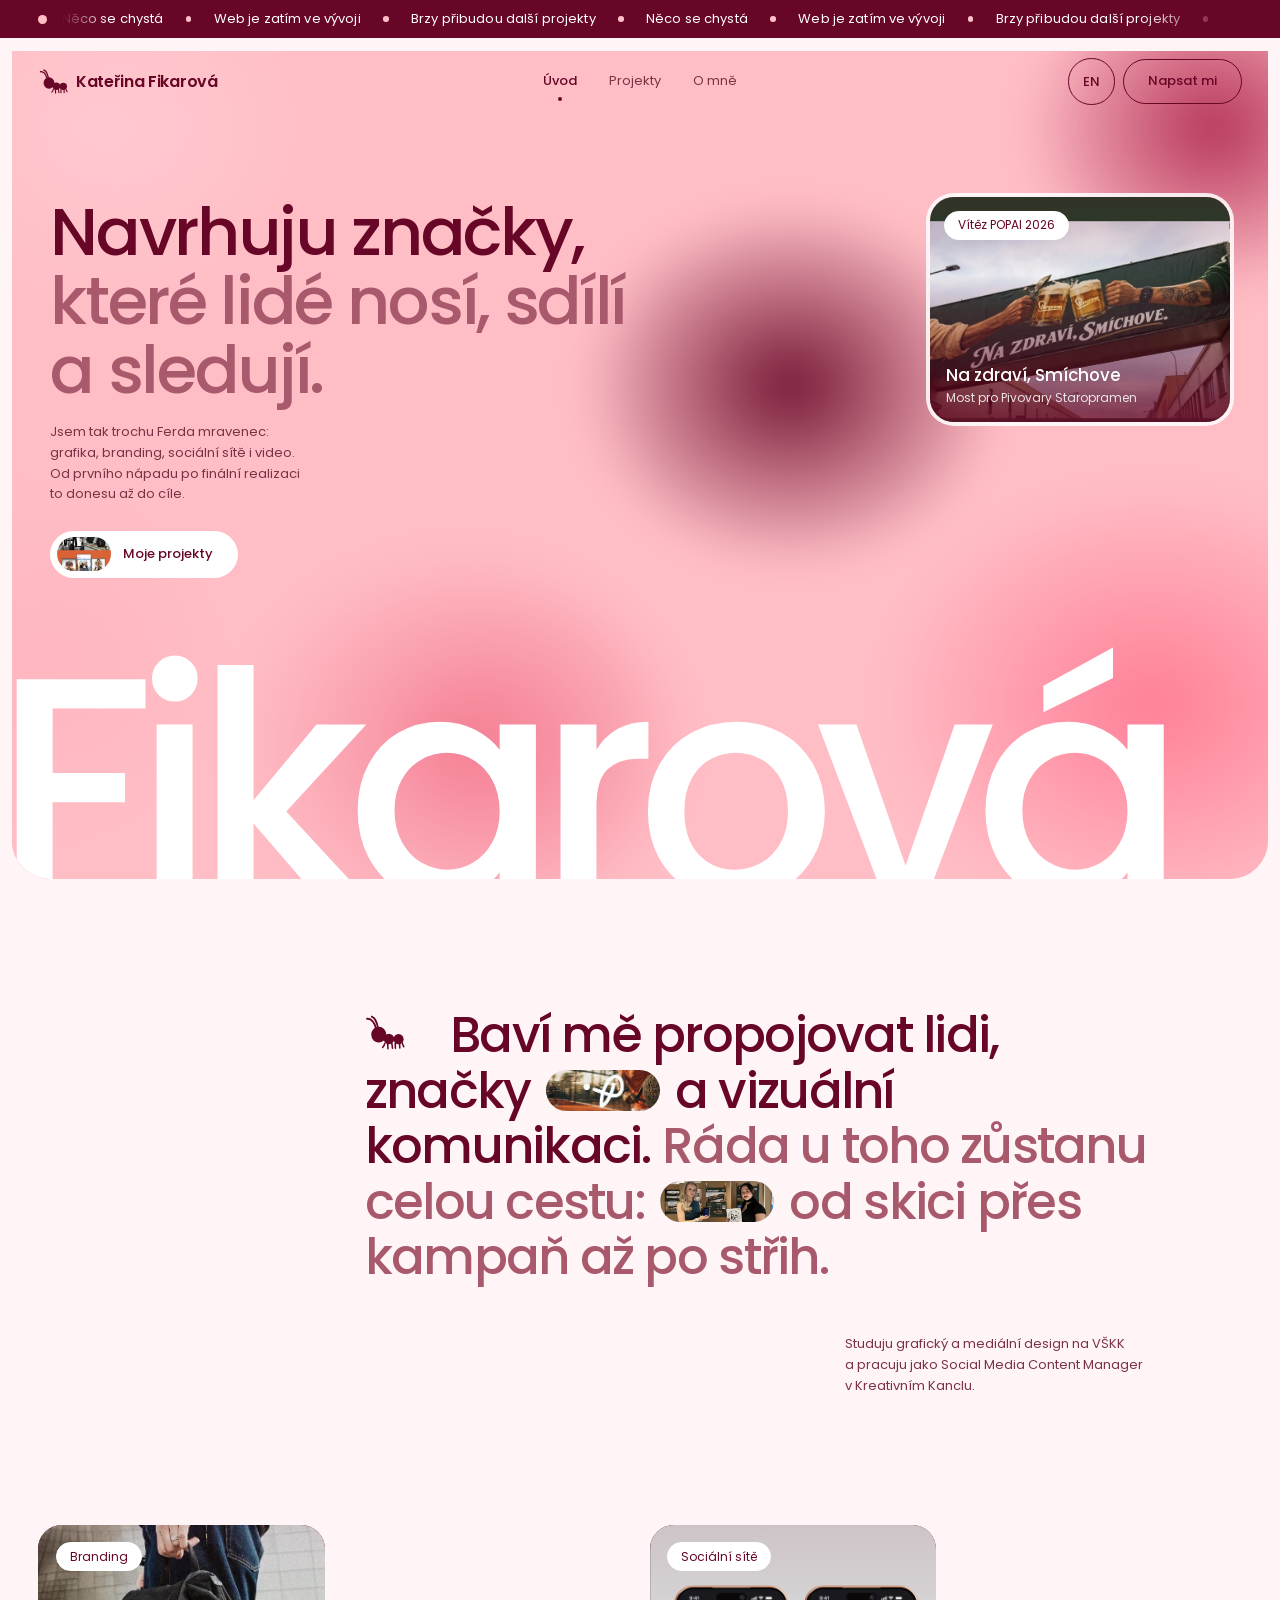
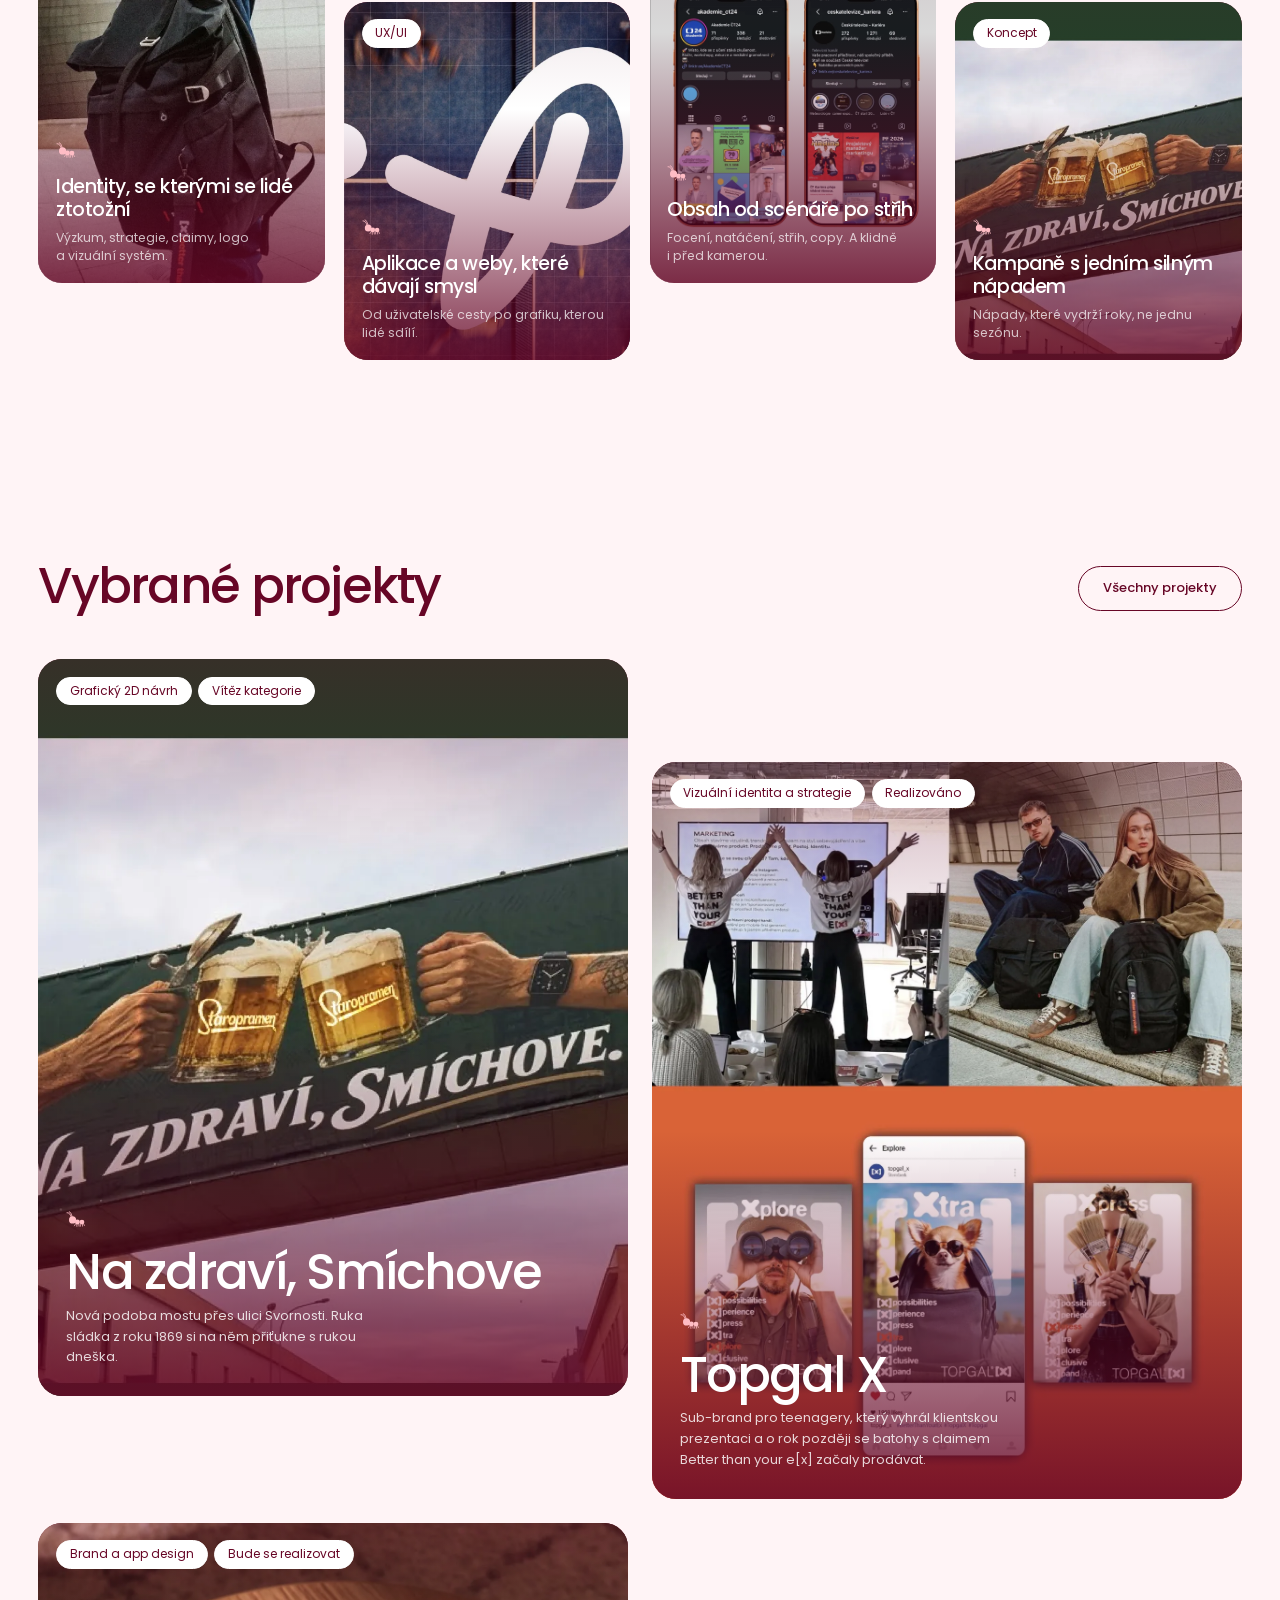
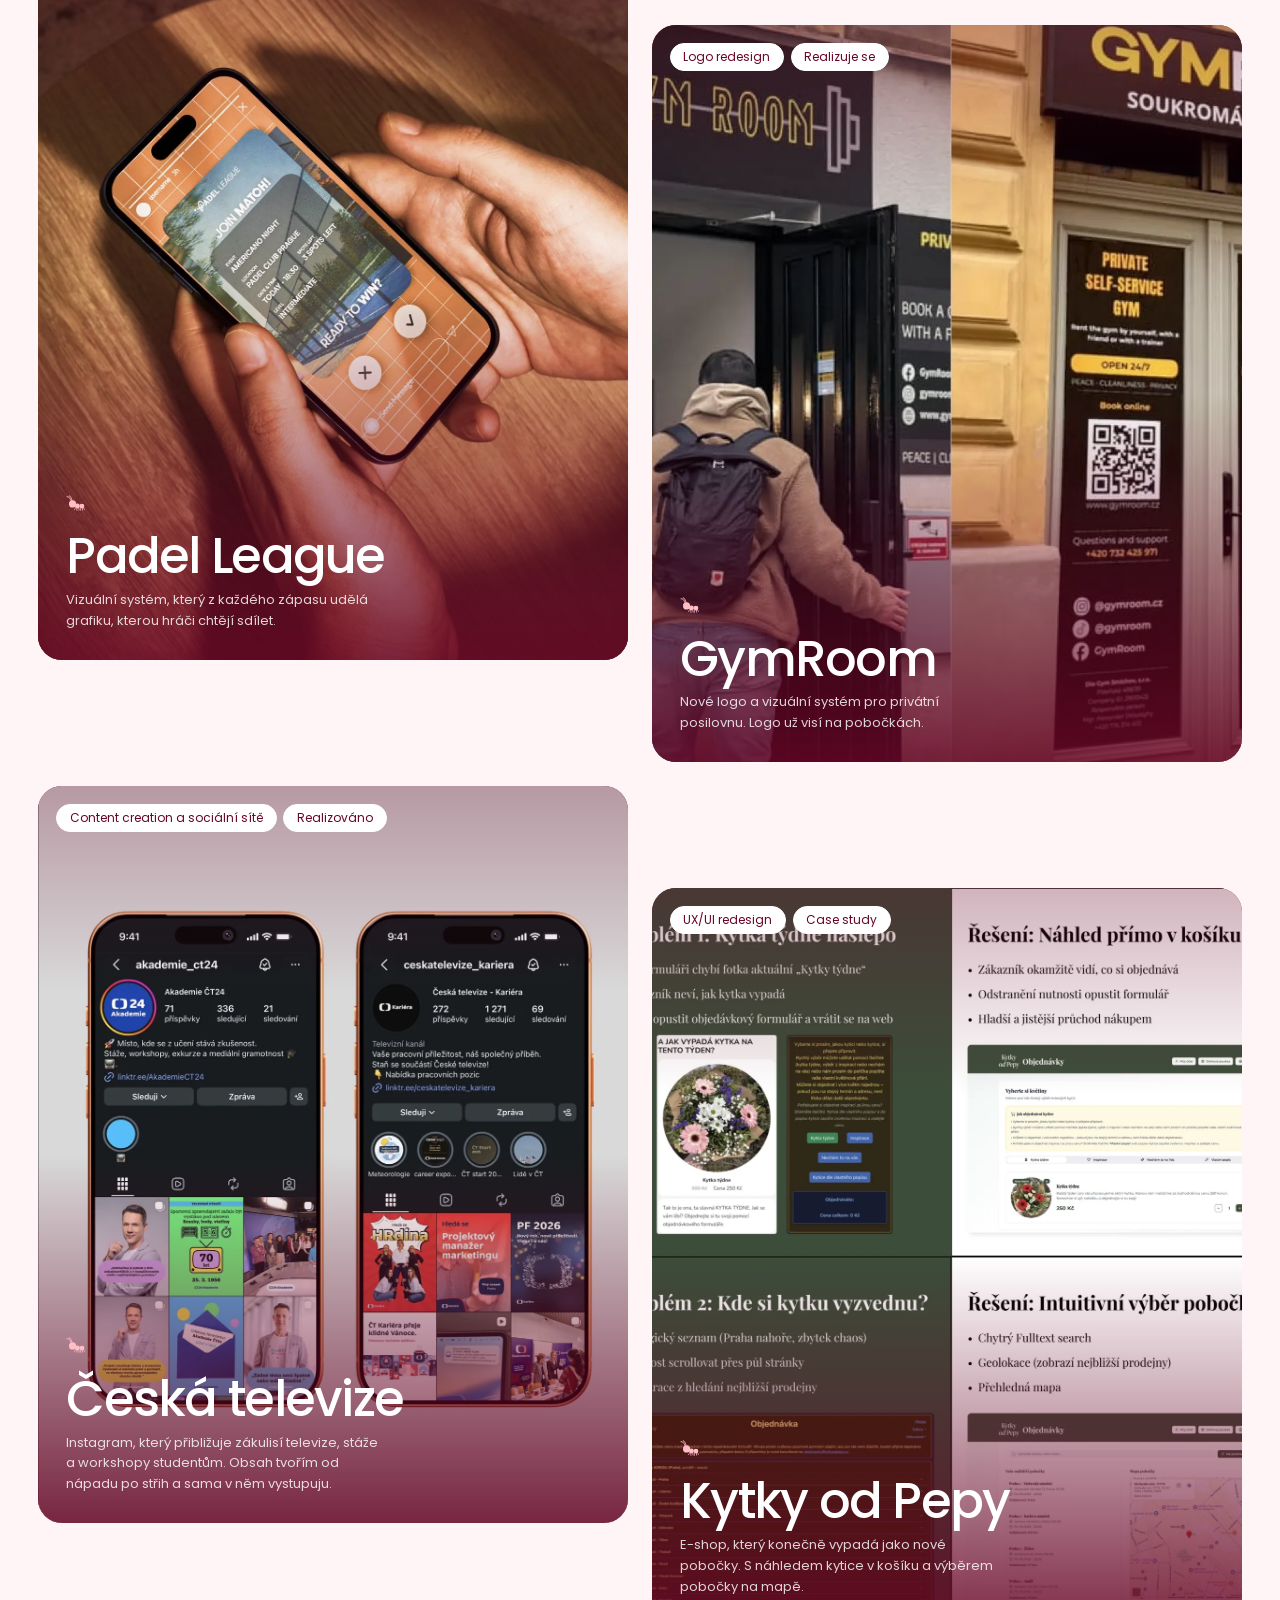
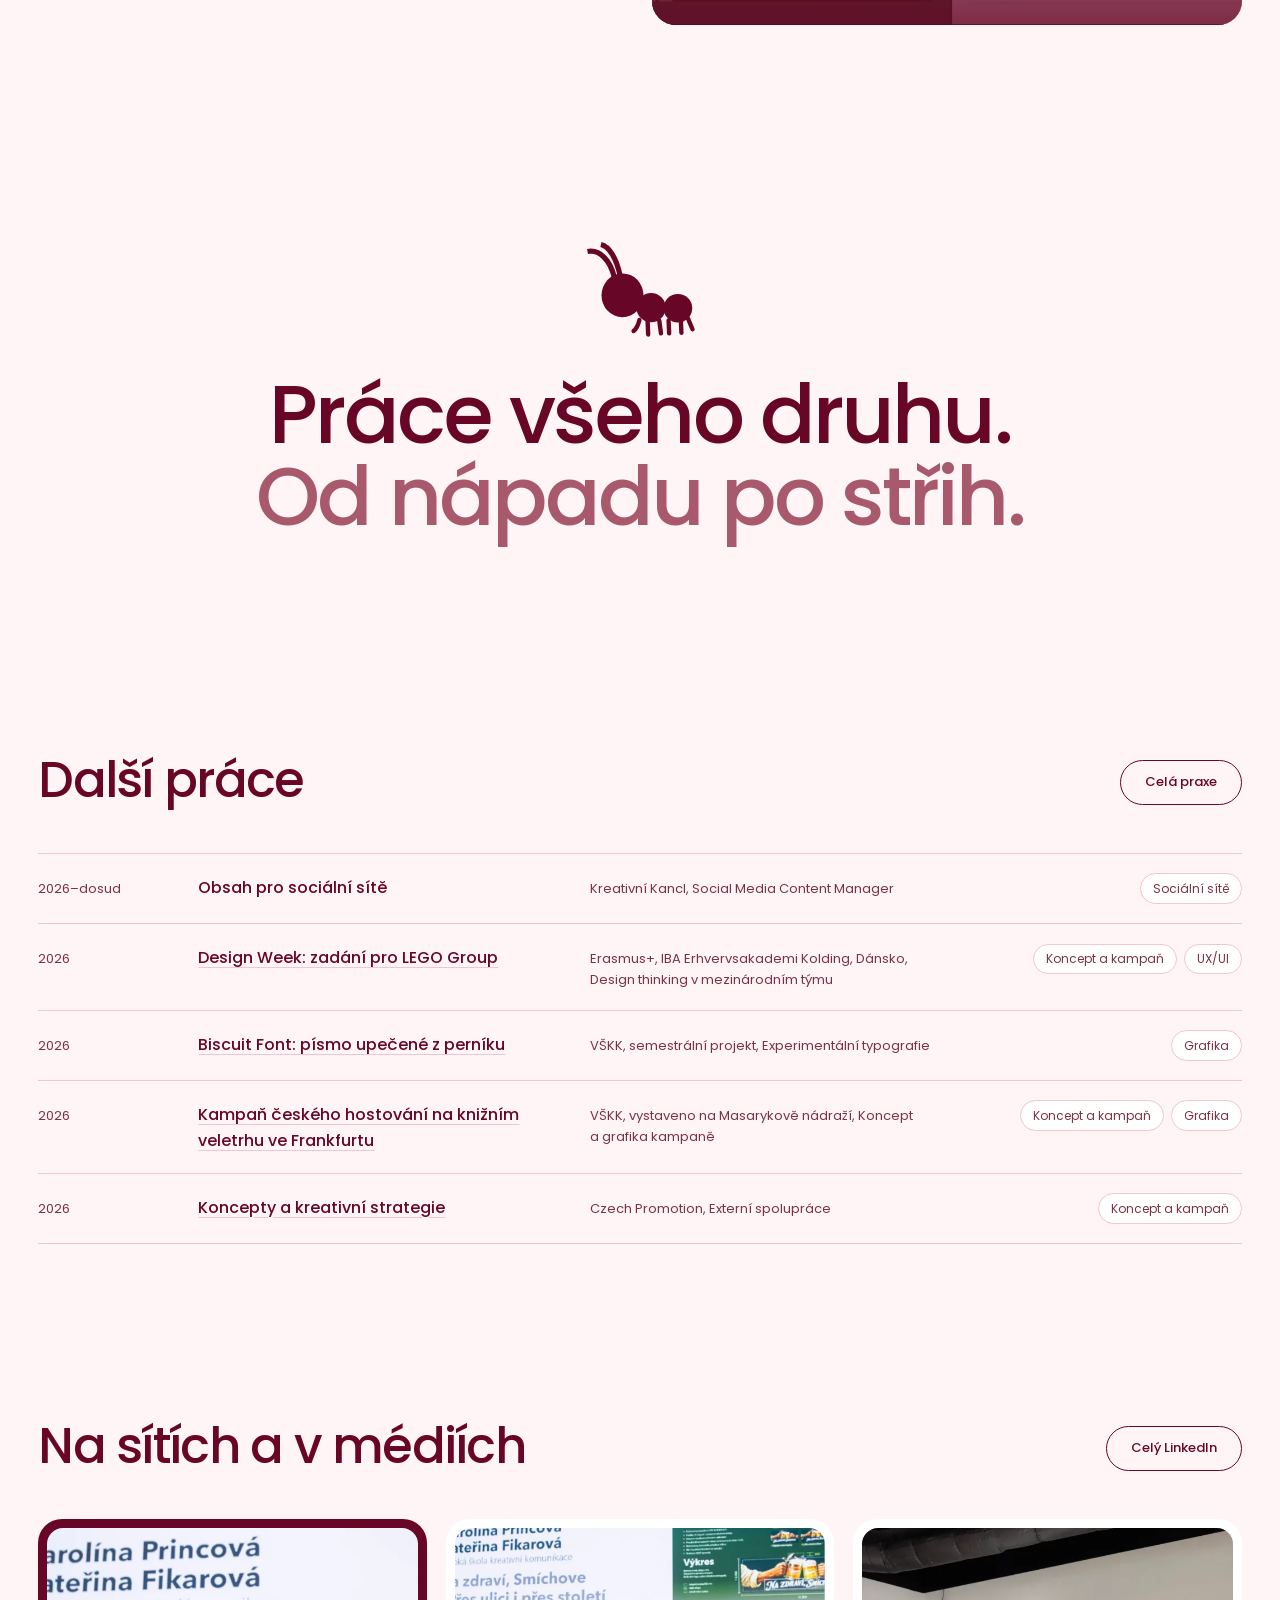
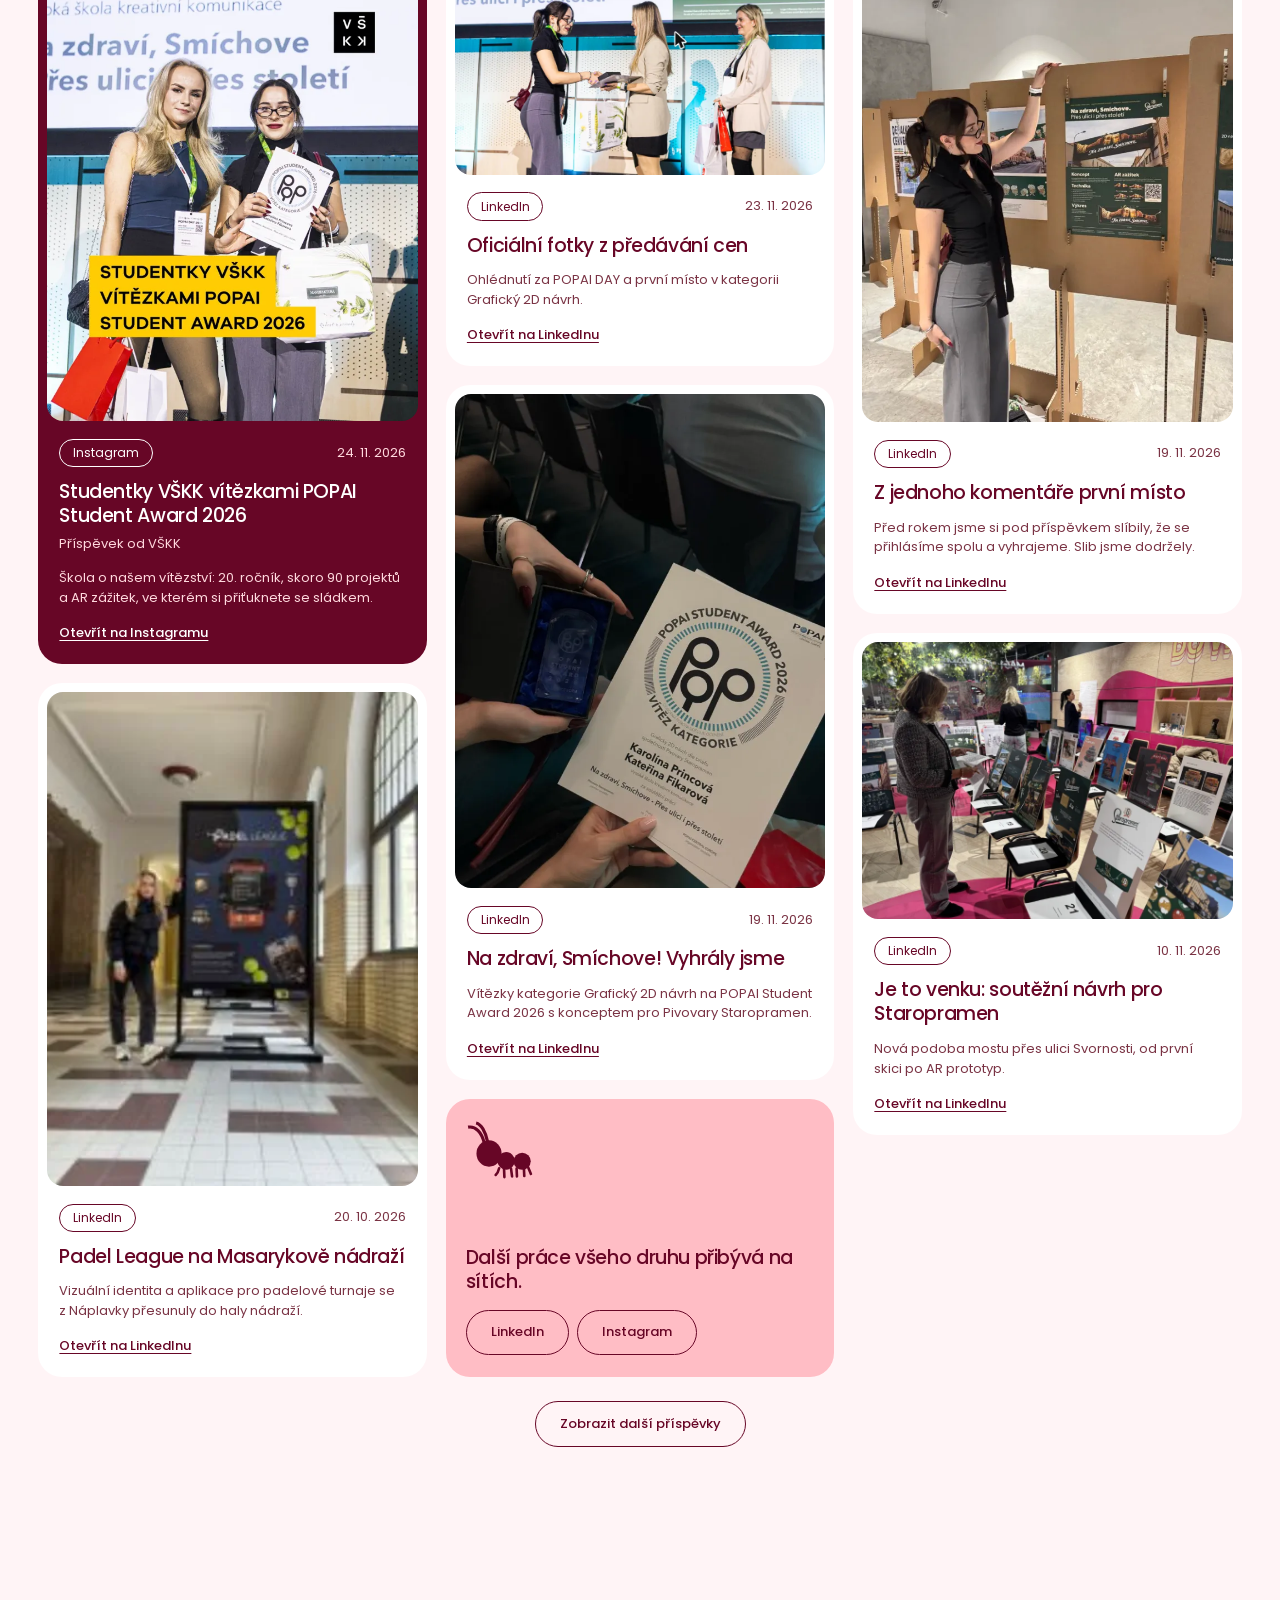
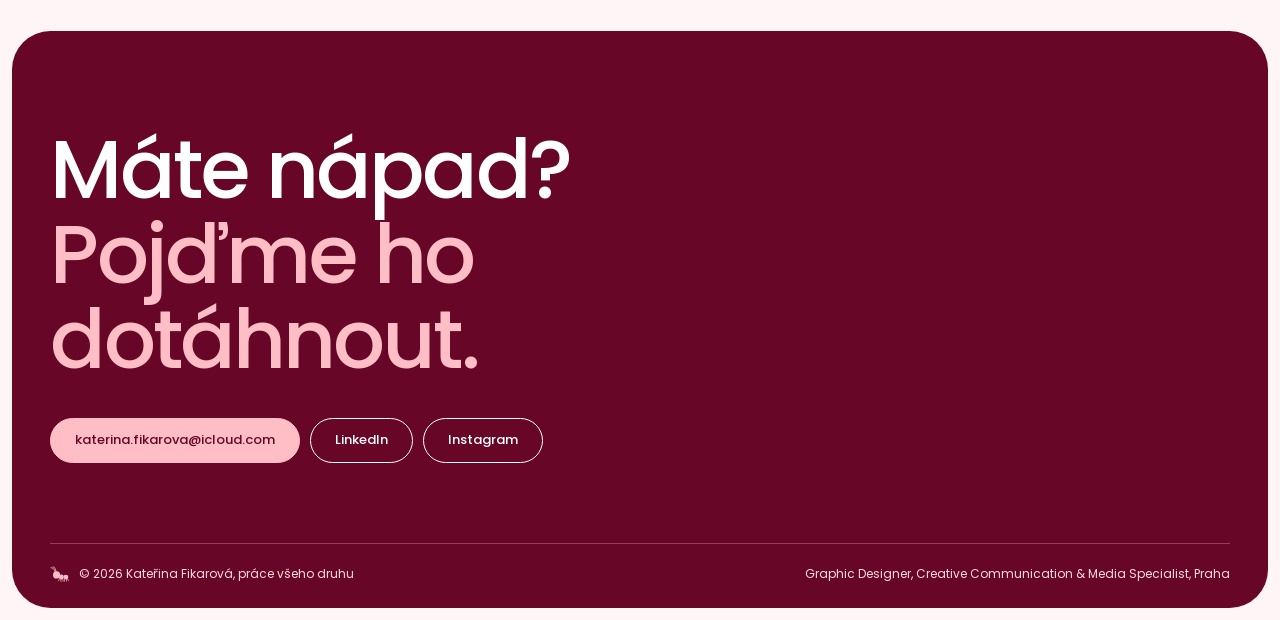
<file: index.html>
<!doctype html>
<html lang="cs">
<head>
  <meta charset="utf-8">
  <meta name="viewport" content="width=device-width, initial-scale=1">
  <title data-en="Kateřina Fikarová | Portfolio">Kateřina Fikarová | Portfolio</title>
  <meta name="description" content="Portfolio Kateřiny Fikarové: grafický design, branding, sociální sítě a UX/UI. Od prvního nápadu po realizaci." data-en-content="Portfolio of Kateřina Fikarová: graphic design, branding, social media and UX/UI. From the first idea to the final result.">
  <meta property="og:title" content="Kateřina Fikarová | Portfolio" data-en-content="Kateřina Fikarová | Portfolio">
  <meta property="og:description" content="Portfolio Kateřiny Fikarové: grafický design, branding, sociální sítě a UX/UI. Od prvního nápadu po realizaci." data-en-content="Portfolio of Kateřina Fikarová: graphic design, branding, social media and UX/UI. From the first idea to the final result.">
  <meta property="og:image" content="https://katerinafikarova.github.io/images/og-mravenec.png">
  <meta property="og:image:width" content="1200">
  <meta property="og:image:height" content="630">
  <meta name="twitter:card" content="summary_large_image">
  <meta name="theme-color" content="#ffbdc5">
  <link rel="icon" href="images/favicon.svg" type="image/svg+xml">
  <link rel="preconnect" href="https://fonts.googleapis.com">
  <link rel="preconnect" href="https://fonts.gstatic.com" crossorigin>
  <link href="https://fonts.googleapis.com/css2?family=Poppins:wght@300;400;500;600&display=swap" rel="stylesheet">
  <link rel="stylesheet" href="css/style.css?v=20261124f">
</head>
<body>
  <a class="skip" href="#obsah" data-en="Skip to content">Přeskočit na obsah</a>

  <div class="teaser" role="note" aria-label="Web je ve vývoji" data-en-aria-label="Site in progress">
    <span class="teaser-dot" aria-hidden="true"></span>
    <div class="teaser-track">
      <p class="teaser-run" data-en="&lt;span&gt;Something&#x27;s coming&lt;/span&gt;&lt;span class=&quot;sep&quot; aria-hidden=&quot;true&quot;&gt;&lt;/span&gt;&lt;span&gt;Site still in progress&lt;/span&gt;&lt;span class=&quot;sep&quot; aria-hidden=&quot;true&quot;&gt;&lt;/span&gt;&lt;span&gt;More projects soon&lt;/span&gt;&lt;span class=&quot;sep&quot; aria-hidden=&quot;true&quot;&gt;&lt;/span&gt;"><span>Něco se chystá</span><span class="sep" aria-hidden="true"></span><span>Web je zatím ve vývoji</span><span class="sep" aria-hidden="true"></span><span>Brzy přibudou další projekty</span><span class="sep" aria-hidden="true"></span></p>
      <p class="teaser-run" aria-hidden="true" data-en="&lt;span&gt;Something&#x27;s coming&lt;/span&gt;&lt;span class=&quot;sep&quot; aria-hidden=&quot;true&quot;&gt;&lt;/span&gt;&lt;span&gt;Site still in progress&lt;/span&gt;&lt;span class=&quot;sep&quot; aria-hidden=&quot;true&quot;&gt;&lt;/span&gt;&lt;span&gt;More projects soon&lt;/span&gt;&lt;span class=&quot;sep&quot; aria-hidden=&quot;true&quot;&gt;&lt;/span&gt;"><span>Něco se chystá</span><span class="sep" aria-hidden="true"></span><span>Web je zatím ve vývoji</span><span class="sep" aria-hidden="true"></span><span>Brzy přibudou další projekty</span><span class="sep" aria-hidden="true"></span></p>
    </div>
  </div>

  <header class="wrap site-header">
    <a class="logo" href="index.html"><span class="star" aria-hidden="true"></span>Kateřina Fikarová</a>
    <nav class="nav" aria-label="Hlavní menu" data-en-aria-label="Main menu">
      <a href="index.html" aria-current="page" data-en="Home">Úvod</a>
      <a href="projekty.html" data-en="Projects">Projekty</a>
      <a href="o-mne.html" data-en="About">O mně</a>
    </nav>
    <div class="header-actions">
      <button class="lang-switch" type="button" data-lang-switch>EN</button>
      <a class="btn header-cta" href="#kontakt" data-en="Get in touch">Napsat mi</a>
    </div>
  </header>

  <main id="obsah">
    <div class="hero-shell">
      <section class="hero">
        <div class="hero-photo" aria-hidden="true"></div>
        <div class="wrap hero-inner">
          <div>
            <h1 data-en="I design brands&lt;span class=&quot;faded&quot;&gt;people wear, share and follow.&lt;/span&gt;">Navrhuju značky,<span class="faded">které lidé nosí, sdílí a sledují.</span></h1>
            <p class="hero-lede" data-en="I&#x27;m a bit of a worker ant: graphic design, branding, social media and video. From the first idea to the final result, I&#x27;ll carry it all the way.">Jsem tak trochu Ferda mravenec: grafika, branding, sociální sítě i video. Od prvního nápadu po finální realizaci to donesu až do cíle.</p>
            <a class="btn solid" href="#projekty" data-en="&lt;img class=&quot;pill-img&quot; src=&quot;images/projekty/topgal-x/fotky.webp&quot; alt=&quot;&quot;&gt;My projects"><img class="pill-img" src="images/projekty/topgal-x/fotky.webp" alt="">Moje projekty</a>
          </div>
          <a class="hero-card" href="projekt.html?p=na-zdravi-smichove">
            <img src="images/projekty/na-zdravi-smichove/cover.webp" alt="">
            <span class="pill" data-en="POPAI 2026 winner">Vítěz POPAI 2026</span>
            <span class="card-text" data-en="&lt;strong&gt;Na zdraví, Smíchove&lt;/strong&gt;&lt;small&gt;A bridge for Staropramen Brewery&lt;/small&gt;"><strong>Na zdraví, Smíchove</strong><small>Most pro Pivovary Staropramen</small></span>
          </a>
        </div>
        <p class="giant" aria-hidden="true">Fikarová</p>
      </section>
    </div>

    <section class="wrap intro" aria-label="O mně" data-en-aria-label="About me">
      <p class="intro-text" data-en="&lt;span class=&quot;star&quot; aria-hidden=&quot;true&quot;&gt;&lt;/span&gt;I love connecting people, brands &lt;img class=&quot;inline-img&quot; src=&quot;images/projekty/padel-league/cover.webp&quot; alt=&quot;&quot;&gt; and visual communication. &lt;span class=&quot;faded&quot;&gt;I like to stay for the whole journey: &lt;img class=&quot;inline-img&quot; src=&quot;images/projekty/na-zdravi-smichove/Katerina-a-Karolina-s-trofeji-a-diplomem.webp&quot; alt=&quot;&quot;&gt; from the sketch through the campaign to the final cut.&lt;/span&gt;">
        <span class="star" aria-hidden="true"></span>Baví mě propojovat lidi, značky <img class="inline-img" src="images/projekty/padel-league/cover.webp" alt=""> a vizuální komunikaci.
        <span class="faded">Ráda u toho zůstanu celou cestu: <img class="inline-img" src="images/projekty/na-zdravi-smichove/Katerina-a-Karolina-s-trofeji-a-diplomem.webp" alt=""> od skici přes kampaň až po střih.</span>
      </p>
      <p class="intro-note" data-en="I study graphic and media design at VŠKK (University of Creative Communication) and work as a Social Media Content Manager at Kreativní Kancl.">Studuju grafický a mediální design na VŠKK a pracuju jako Social Media Content Manager v Kreativním Kanclu.</p>
    </section>

    <section class="wrap services" aria-label="Co dělám" data-en-aria-label="What I do">
      <div class="service has-img">
        <img src="images/projekty/topgal-x/batoh.webp" alt="" style="object-position: 40% 40%">
        <span class="pill">Branding</span>
        <div><span class="star" aria-hidden="true"></span><h3 data-en="Identities people identify with">Identity, se kterými se lidé ztotožní</h3><p data-en="Research, strategy, claims, logo and visual system.">Výzkum, strategie, claimy, logo a vizuální systém.</p></div>
      </div>
      <div class="service has-img">
        <img src="images/projekty/padel-league/logo-kurt.webp" alt="">
        <span class="pill">UX/UI</span>
        <div><span class="star" aria-hidden="true"></span><h3 data-en="Apps and websites that make sense">Aplikace a weby, které dávají smysl</h3><p data-en="From the user journey to graphics people share.">Od uživatelské cesty po grafiku, kterou lidé sdílí.</p></div>
      </div>
      <div class="service has-img">
        <img src="images/projekty/ceska-televize/cover.webp" alt="">
        <span class="pill" data-en="Social media">Sociální sítě</span>
        <div><span class="star" aria-hidden="true"></span><h3 data-en="Content from script to edit">Obsah od scénáře po střih</h3><p data-en="Photos, filming, editing, copy. And in front of the camera, too.">Focení, natáčení, střih, copy. A klidně i před kamerou.</p></div>
      </div>
      <div class="service has-img">
        <img src="images/projekty/na-zdravi-smichove/cover.webp" alt="" style="object-position: 46% 50%">
        <span class="pill" data-en="Concept">Koncept</span>
        <div><span class="star" aria-hidden="true"></span><h3 data-en="Campaigns built on one strong idea">Kampaně s jedním silným nápadem</h3><p data-en="Ideas that last for years, not one season.">Nápady, které vydrží roky, ne jednu sezónu.</p></div>
      </div>
    </section>

    <section class="wrap section" id="projekty" aria-labelledby="vybrane">
      <div class="section-head">
        <h2 id="vybrane" data-en="Selected projects">Vybrané projekty</h2>
        <a class="btn" href="projekty.html" data-en="All projects">Všechny projekty</a>
      </div>
      <div class="grid stagger" id="featured"></div>
    </section>

    <section class="wrap statement">
      <span class="star" aria-hidden="true"></span>
      <h2 data-en="Work of every kind.&lt;span class=&quot;faded&quot;&gt; From idea to final cut.&lt;/span&gt;">Práce všeho druhu.<span class="faded"> Od nápadu po střih.</span></h2>
    </section>

    <section class="wrap section" aria-labelledby="dalsi">
      <div class="section-head">
        <h2 id="dalsi" data-en="Other work">Další práce</h2>
        <a class="btn" href="o-mne.html" data-en="Full experience">Celá praxe</a>
      </div>
      <ul class="archive" data-archive></ul>
    </section>

    <section class="wrap section" id="na-sitich" aria-labelledby="site">
      <div class="section-head">
        <h2 id="site" data-en="On social media&lt;span class=&quot;faded&quot;&gt; and in the press&lt;/span&gt;">Na sítích<span class="faded"> a v médiích</span></h2>
        <a class="btn" href="https://www.linkedin.com/in/kate%C5%99ina-fikarov%C3%A1-390323252/recent-activity/all/" target="_blank" rel="noopener" data-en="Full LinkedIn&lt;span class=&quot;visually-hidden&quot;&gt; (opens in a new window)&lt;/span&gt;">Celý LinkedIn<span class="visually-hidden"> (otevře se v novém okně)</span></a>
      </div>
      <div class="posts" id="posts"></div>
      <p class="posts-more-wrap"><button class="btn" type="button" id="posts-more" data-en="Show more posts">Zobrazit další příspěvky</button></p>
    </section>
  </main>

  <div class="footer-shell" id="kontakt">
    <footer class="site-footer">
      <div class="wrap">
        <h2 data-en="Got an idea?&lt;span class=&quot;faded&quot;&gt; Let&#x27;s make it happen.&lt;/span&gt;">Máte nápad?<span class="faded"> Pojďme ho dotáhnout.</span></h2>
        <div class="contact-links">
          <a class="btn primary" href="mailto:katerina.fikarova@icloud.com">katerina.fikarova@icloud.com</a>
          <a class="btn" href="https://www.linkedin.com/in/kate%C5%99ina-fikarov%C3%A1-390323252/" target="_blank" rel="noopener">LinkedIn</a>
          <a class="btn" href="https://www.instagram.com/fikarovakaterina/" target="_blank" rel="noopener">Instagram</a>
          <!-- Až nahraješ CV do složky files/, odkomentuj:
          <a class="btn" href="files/cv-katerina-fikarova.pdf" download>Stáhnout CV</a>
          -->
        </div>
        <div class="footer-bottom">
          <span class="footer-sign" data-en="&lt;span class=&quot;star&quot; aria-hidden=&quot;true&quot;&gt;&lt;/span&gt;&lt;span&gt;© &lt;span data-year&gt;&lt;/span&gt; Kateřina Fikarová, work of every kind&lt;/span&gt;"><span class="star" aria-hidden="true"></span><span>© <span data-year></span> Kateřina Fikarová, práce všeho druhu</span></span>
          <span data-en="Graphic Designer, Creative Communication &amp;amp; Media Specialist, Prague">Graphic Designer, Creative Communication &amp; Media Specialist, Praha</span>
        </div>
      </div>
    </footer>
  </div>

  <script src="js/projects.js?v=20261124f"></script>
  <script src="js/en.js?v=20261124f"></script>
  <script src="js/site.js?v=20261124f"></script>
</body>
</html>
</file>
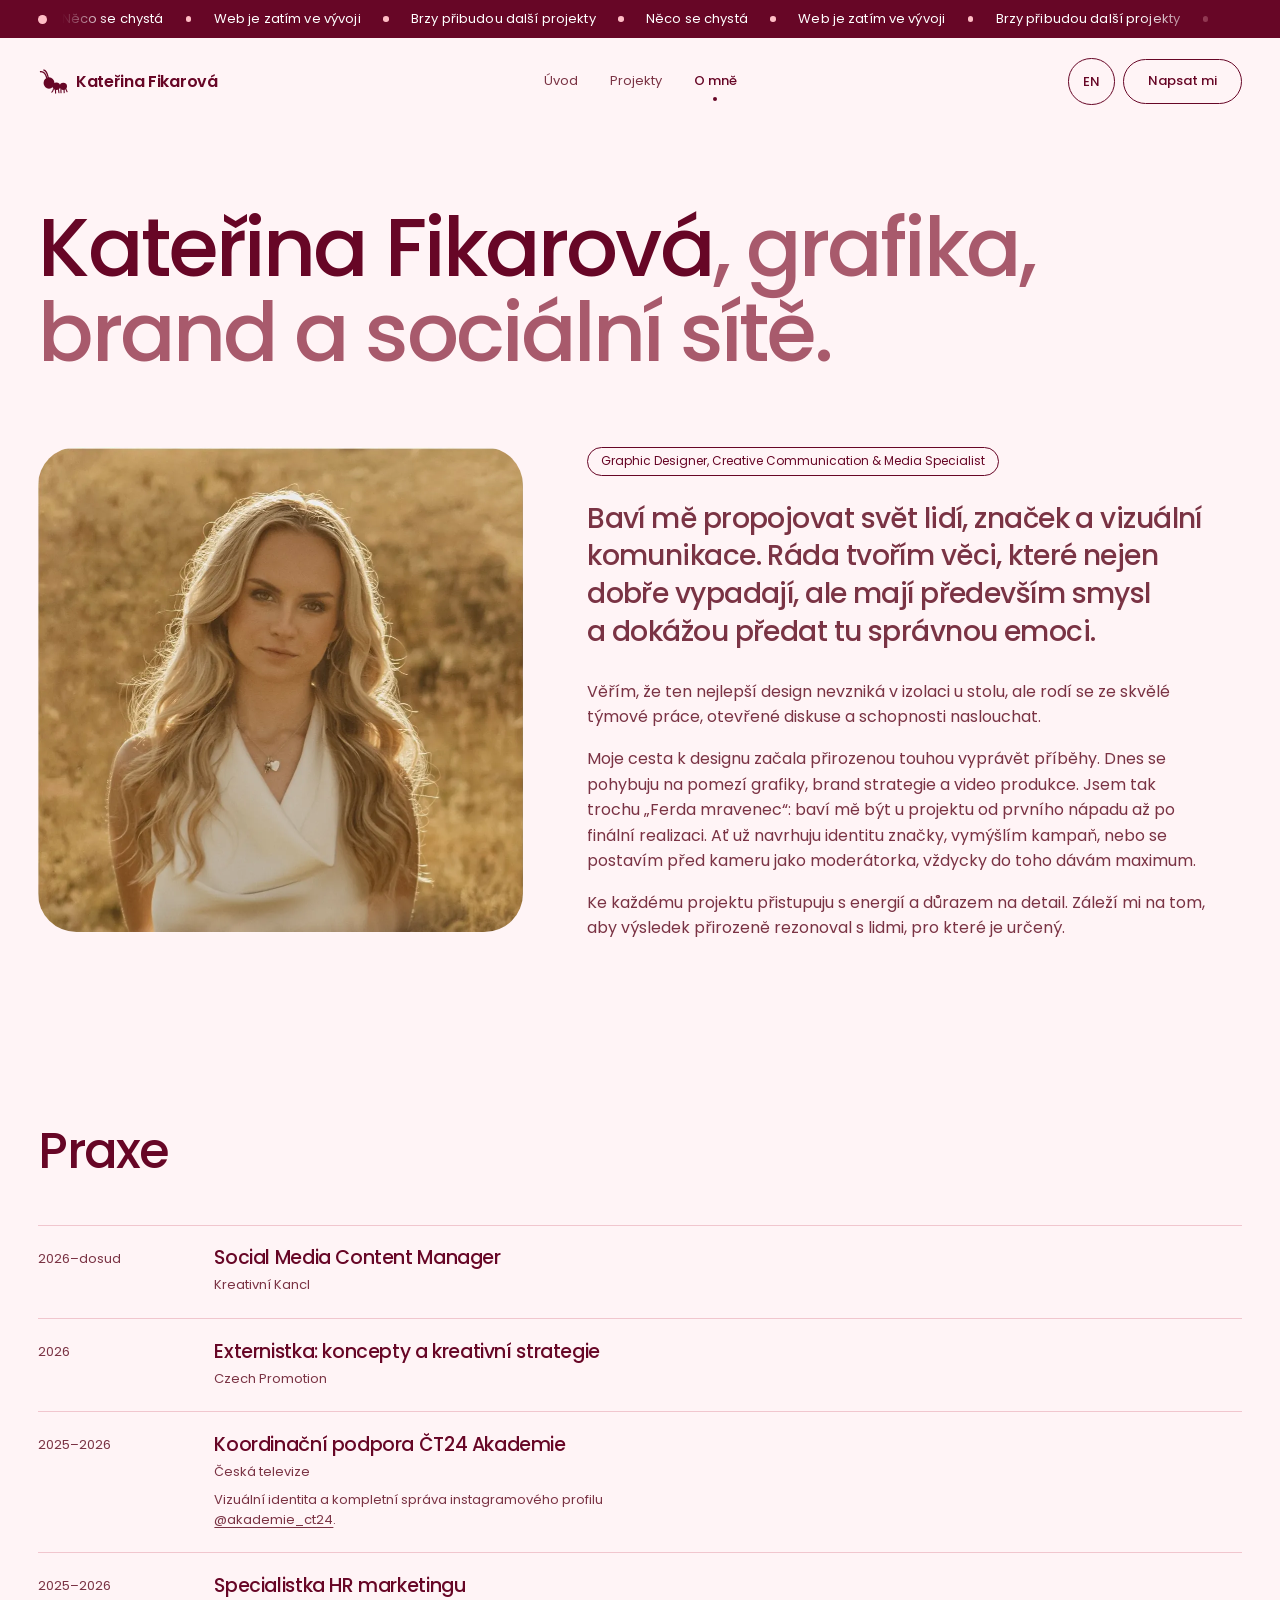
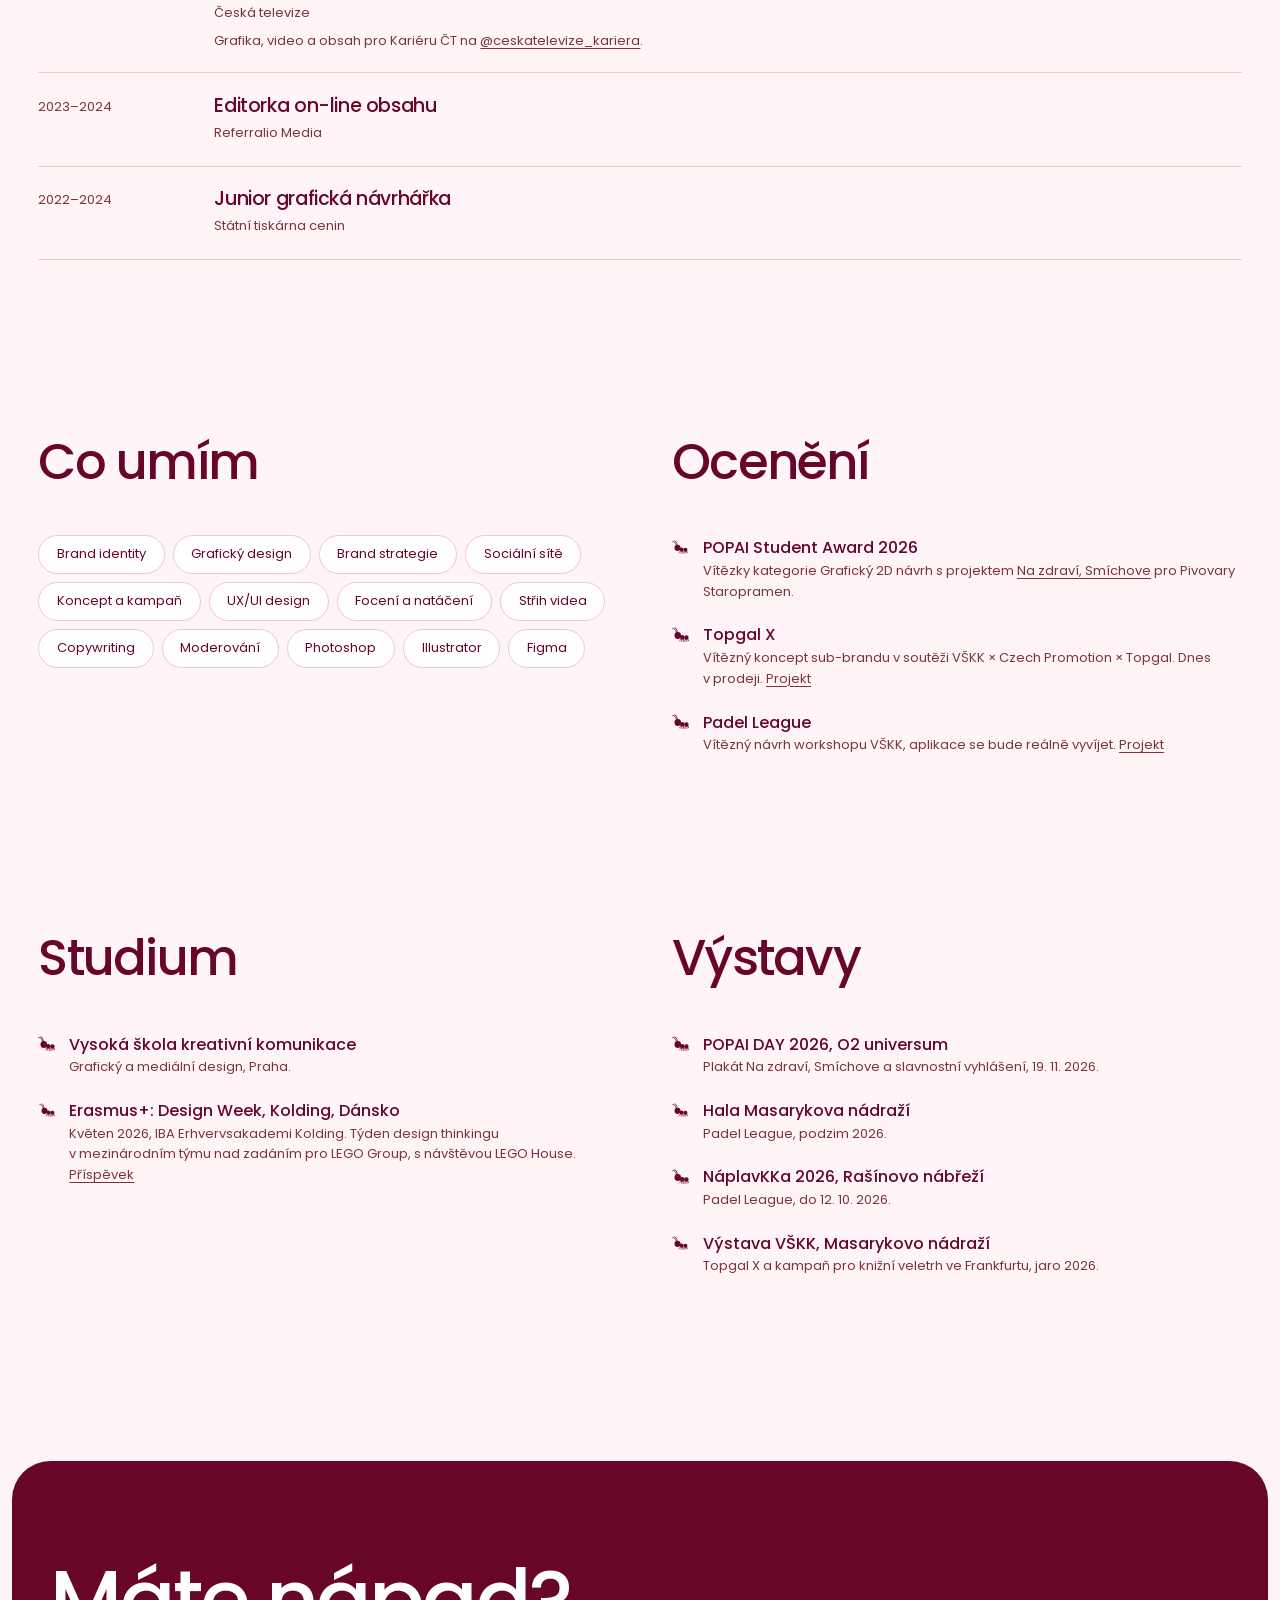
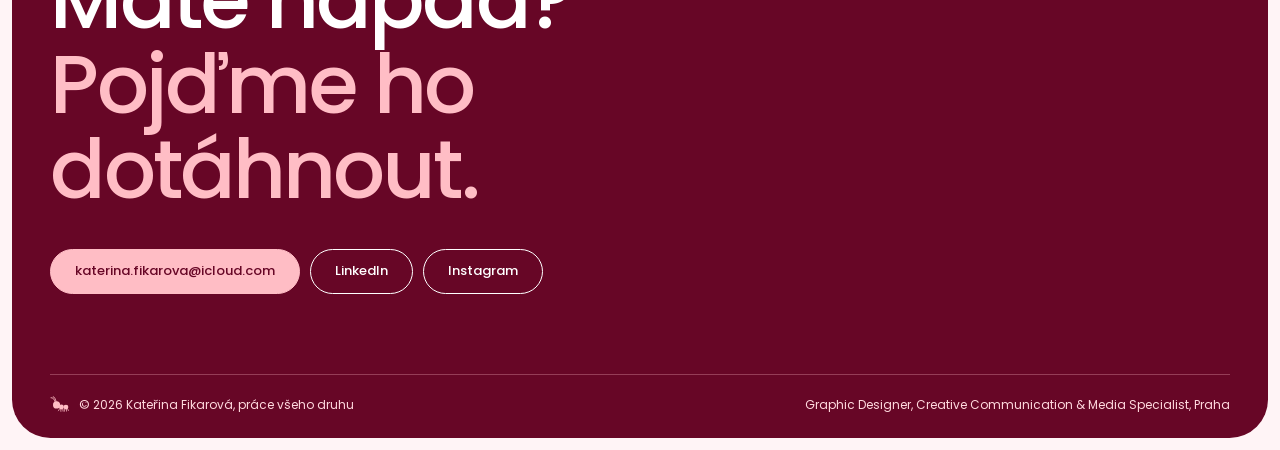
<file: o-mne.html>
<!doctype html>
<html lang="cs">
<head>
  <meta charset="utf-8">
  <meta name="viewport" content="width=device-width, initial-scale=1">
  <title data-en="About | Kateřina Fikarová">O mně | Kateřina Fikarová</title>
  <meta name="description" content="Kateřina Fikarová: Graphic Designer, Creative Communication & Media Specialist. Praxe, dovednosti a ocenění." data-en-content="Kateřina Fikarová: Graphic Designer, Creative Communication &amp; Media Specialist. Experience, skills and awards.">
  <meta property="og:title" content="O mně | Kateřina Fikarová" data-en-content="About | Kateřina Fikarová">
  <meta property="og:description" content="Kateřina Fikarová: Graphic Designer, Creative Communication & Media Specialist. Praxe, dovednosti a ocenění." data-en-content="Kateřina Fikarová: Graphic Designer, Creative Communication &amp; Media Specialist. Experience, skills and awards.">
  <meta property="og:image" content="https://katerinafikarova.github.io/images/og-mravenec.png">
  <meta property="og:image:width" content="1200">
  <meta property="og:image:height" content="630">
  <meta name="twitter:card" content="summary_large_image">
  <meta name="theme-color" content="#ffbdc5">
  <link rel="icon" href="images/favicon.svg" type="image/svg+xml">
  <link rel="preconnect" href="https://fonts.googleapis.com">
  <link rel="preconnect" href="https://fonts.gstatic.com" crossorigin>
  <link href="https://fonts.googleapis.com/css2?family=Poppins:wght@300;400;500;600&display=swap" rel="stylesheet">
  <link rel="stylesheet" href="css/style.css?v=20261124f">
</head>
<body>
  <a class="skip" href="#obsah" data-en="Skip to content">Přeskočit na obsah</a>

  <div class="teaser" role="note" aria-label="Web je ve vývoji" data-en-aria-label="Site in progress">
    <span class="teaser-dot" aria-hidden="true"></span>
    <div class="teaser-track">
      <p class="teaser-run" data-en="&lt;span&gt;Something&#x27;s coming&lt;/span&gt;&lt;span class=&quot;sep&quot; aria-hidden=&quot;true&quot;&gt;&lt;/span&gt;&lt;span&gt;Site still in progress&lt;/span&gt;&lt;span class=&quot;sep&quot; aria-hidden=&quot;true&quot;&gt;&lt;/span&gt;&lt;span&gt;More projects soon&lt;/span&gt;&lt;span class=&quot;sep&quot; aria-hidden=&quot;true&quot;&gt;&lt;/span&gt;"><span>Něco se chystá</span><span class="sep" aria-hidden="true"></span><span>Web je zatím ve vývoji</span><span class="sep" aria-hidden="true"></span><span>Brzy přibudou další projekty</span><span class="sep" aria-hidden="true"></span></p>
      <p class="teaser-run" aria-hidden="true" data-en="&lt;span&gt;Something&#x27;s coming&lt;/span&gt;&lt;span class=&quot;sep&quot; aria-hidden=&quot;true&quot;&gt;&lt;/span&gt;&lt;span&gt;Site still in progress&lt;/span&gt;&lt;span class=&quot;sep&quot; aria-hidden=&quot;true&quot;&gt;&lt;/span&gt;&lt;span&gt;More projects soon&lt;/span&gt;&lt;span class=&quot;sep&quot; aria-hidden=&quot;true&quot;&gt;&lt;/span&gt;"><span>Něco se chystá</span><span class="sep" aria-hidden="true"></span><span>Web je zatím ve vývoji</span><span class="sep" aria-hidden="true"></span><span>Brzy přibudou další projekty</span><span class="sep" aria-hidden="true"></span></p>
    </div>
  </div>

  <header class="wrap site-header">
    <a class="logo" href="index.html"><span class="star" aria-hidden="true"></span>Kateřina Fikarová</a>
    <nav class="nav" aria-label="Hlavní menu" data-en-aria-label="Main menu">
      <a href="index.html" data-en="Home">Úvod</a>
      <a href="projekty.html" data-en="Projects">Projekty</a>
      <a href="o-mne.html" data-en="About" aria-current="page">O mně</a>
    </nav>
    <div class="header-actions">
      <button class="lang-switch" type="button" data-lang-switch>EN</button>
      <a class="btn header-cta" href="#kontakt" data-en="Get in touch">Napsat mi</a>
    </div>
  </header>

  <main id="obsah">
    <section class="wrap page-head">
      <h1 data-en="Kateřina Fikarová&lt;span class=&quot;faded&quot;&gt;, graphics, brand and social media.&lt;/span&gt;">Kateřina Fikarová<span class="faded">, grafika, brand a sociální sítě.</span></h1>
    </section>

    <section class="wrap about-intro">
      <div class="about-photo"><img src="images/katerina.webp" alt="Portrét Kateřiny Fikarové v poli při západu slunce" data-en-alt="Portrait of Kateřina Fikarová in a field at sunset"></div>
      <div>
        <span class="pill">Graphic Designer, Creative Communication &amp; Media Specialist</span>
        <p class="lead" data-en="I love connecting the worlds of people, brands and visual communication. I like creating things that don&#x27;t just look good but, above all, make sense and carry the right emotion.">Baví mě propojovat svět lidí, značek a vizuální komunikace. Ráda tvořím věci, které nejen dobře vypadají, ale mají především smysl a dokážou předat tu správnou emoci.</p>
        <p data-en="I believe the best design isn&#x27;t made in isolation at a desk. It comes from great teamwork, open discussion and the ability to listen.">Věřím, že ten nejlepší design nevzniká v izolaci u stolu, ale rodí se ze skvělé týmové práce, otevřené diskuse a schopnosti naslouchat.</p>
        <p data-en="My path to design began with a natural urge to tell stories. Today I work where graphic design, brand strategy and video production meet. I love being part of a project from the first idea to the final result. Whether I&#x27;m designing a brand identity, coming up with a campaign or stepping in front of the camera as a presenter, I always give it my all.">Moje cesta k designu začala přirozenou touhou vyprávět příběhy. Dnes se pohybuju na pomezí grafiky, brand strategie a video produkce. Jsem tak trochu „Ferda mravenec“: baví mě být u projektu od prvního nápadu až po finální realizaci. Ať už navrhuju identitu značky, vymýšlím kampaň, nebo se postavím před kameru jako moderátorka, vždycky do toho dávám maximum.</p>
        <p data-en="I approach every project with energy and attention to detail. I care that the result naturally resonates with the people it&#x27;s made for.">Ke každému projektu přistupuju s energií a důrazem na detail. Záleží mi na tom, aby výsledek přirozeně rezonoval s lidmi, pro které je určený.</p>
      </div>
    </section>

    <section class="wrap section" aria-labelledby="praxe">
      <div class="section-head"><h2 id="praxe" data-en="Experience">Praxe</h2></div>
      <ol class="timeline" reversed>
        <li><span class="when" data-en="2026–present">2026–dosud</span>
          <div><h3>Social Media Content Manager</h3><span class="where">Kreativní Kancl</span></div></li>
        <li><span class="when">2026</span>
          <div><h3 data-en="Freelance: concepts and creative strategy">Externistka: koncepty a kreativní strategie</h3><span class="where">Czech Promotion</span></div></li>
        <li><span class="when">2025–2026</span>
          <div><h3 data-en="Coordination support, ČT24 Academy">Koordinační podpora ČT24 Akademie</h3><span class="where" data-en="Czech Television">Česká televize</span>
          <p data-en="Visual identity and full management of the &lt;a href=&quot;https://www.instagram.com/akademie_ct24/&quot; target=&quot;_blank&quot; rel=&quot;noopener&quot;&gt;@akademie_ct24&lt;/a&gt; Instagram profile.">Vizuální identita a kompletní správa instagramového profilu <a href="https://www.instagram.com/akademie_ct24/" target="_blank" rel="noopener">@akademie_ct24</a>.</p></div></li>
        <li><span class="when">2025–2026</span>
          <div><h3 data-en="HR Marketing Specialist">Specialistka HR marketingu</h3><span class="where" data-en="Czech Television">Česká televize</span>
          <p data-en="Graphics, video and content for ČT Careers on &lt;a href=&quot;https://www.instagram.com/ceskatelevize_kariera/&quot; target=&quot;_blank&quot; rel=&quot;noopener&quot;&gt;@ceskatelevize_kariera&lt;/a&gt;.">Grafika, video a obsah pro Kariéru ČT na <a href="https://www.instagram.com/ceskatelevize_kariera/" target="_blank" rel="noopener">@ceskatelevize_kariera</a>.</p></div></li>
        <li><span class="when">2023–2024</span>
          <div><h3 data-en="Online Content Editor">Editorka on-line obsahu</h3><span class="where">Referralio Media</span></div></li>
        <li><span class="when">2022–2024</span>
          <div><h3 data-en="Junior Graphic Designer">Junior grafická návrhářka</h3><span class="where" data-en="State Printing Works of Securities">Státní tiskárna cenin</span></div></li>
      </ol>
    </section>

    <section class="wrap section">
      <div class="two-col">
        <div>
          <div class="section-head"><h2 data-en="Skills">Co umím</h2></div>
          <ul class="skill-list">
            <li>Brand identity</li>
            <li data-en="Graphic design">Grafický design</li>
            <li data-en="Brand strategy">Brand strategie</li>
            <li data-en="Social media">Sociální sítě</li>
            <li data-en="Concept &amp;amp; campaign">Koncept a kampaň</li>
            <li>UX/UI design</li>
            <li data-en="Photography &amp;amp; filming">Focení a natáčení</li>
            <li data-en="Video editing">Střih videa</li>
            <li>Copywriting</li>
            <li data-en="Presenting">Moderování</li>
            <li>Photoshop</li>
            <li>Illustrator</li>
            <li>Figma</li>
          </ul>
        </div>
        <div>
          <div class="section-head"><h2 data-en="Awards">Ocenění</h2></div>
          <ul class="plain-list">
            <li><span class="star" aria-hidden="true"></span><span data-en="&lt;strong&gt;POPAI Student Award 2026&lt;/strong&gt;Winners of the 2D graphic design category with &lt;a href=&quot;projekt.html?p=na-zdravi-smichove&quot;&gt;Na zdraví, Smíchove&lt;/a&gt; for Staropramen Brewery."><strong>POPAI Student Award 2026</strong>Vítězky kategorie Grafický 2D návrh s projektem <a href="projekt.html?p=na-zdravi-smichove">Na zdraví, Smíchove</a> pro Pivovary Staropramen.</span></li>
            <li><span class="star" aria-hidden="true"></span><span data-en="&lt;strong&gt;Topgal X&lt;/strong&gt;Winning sub-brand concept in the VŠKK × Czech Promotion × Topgal competition. Now on sale. &lt;a href=&quot;projekt.html?p=topgal-x&quot;&gt;Project&lt;/a&gt;"><strong>Topgal X</strong>Vítězný koncept sub-brandu v soutěži VŠKK × Czech Promotion × Topgal. Dnes v prodeji. <a href="projekt.html?p=topgal-x">Projekt</a></span></li>
            <li><span class="star" aria-hidden="true"></span><span data-en="&lt;strong&gt;Padel League&lt;/strong&gt;Winning design of a VŠKK workshop. The app is going to be built. &lt;a href=&quot;projekt.html?p=padel-league&quot;&gt;Project&lt;/a&gt;"><strong>Padel League</strong>Vítězný návrh workshopu VŠKK, aplikace se bude reálně vyvíjet. <a href="projekt.html?p=padel-league">Projekt</a></span></li>
          </ul>
        </div>
      </div>
    </section>

    <section class="wrap section">
      <div class="two-col">
        <div>
          <div class="section-head"><h2 data-en="Education">Studium</h2></div>
          <ul class="plain-list">
            <li><span class="star" aria-hidden="true"></span><span data-en="&lt;strong&gt;University of Creative Communication (VŠKK)&lt;/strong&gt;Graphic and media design, Prague."><strong>Vysoká škola kreativní komunikace</strong>Grafický a mediální design, Praha.</span></li>
            <li><span class="star" aria-hidden="true"></span><span data-en="&lt;strong&gt;Erasmus+: Design Week, Kolding, Denmark&lt;/strong&gt;May 2026, IBA Erhvervsakademi Kolding. A week of design thinking in an international team on a brief for the LEGO Group, including a visit to LEGO House. &lt;a href=&quot;https://www.linkedin.com/feed/update/urn:li:activity:7464028452703059969/&quot; target=&quot;_blank&quot; rel=&quot;noopener&quot;&gt;Post&lt;/a&gt;"><strong>Erasmus+: Design Week, Kolding, Dánsko</strong>Květen 2026, IBA Erhvervsakademi Kolding. Týden design thinkingu v mezinárodním týmu nad zadáním pro LEGO Group, s návštěvou LEGO House. <a href="https://www.linkedin.com/feed/update/urn:li:activity:7464028452703059969/" target="_blank" rel="noopener">Příspěvek</a></span></li>
          </ul>
        </div>
        <div>
          <div class="section-head"><h2 data-en="Exhibitions">Výstavy</h2></div>
          <ul class="plain-list">
            <li><span class="star" aria-hidden="true"></span><span data-en="&lt;strong&gt;POPAI DAY 2026, O2 universum&lt;/strong&gt;The Na zdraví, Smíchove poster and the awards ceremony, 19 Nov 2026."><strong>POPAI DAY 2026, O2 universum</strong>Plakát Na zdraví, Smíchove a slavnostní vyhlášení, 19. 11. 2026.</span></li>
            <li><span class="star" aria-hidden="true"></span><span data-en="&lt;strong&gt;Masarykovo nádraží station hall&lt;/strong&gt;Padel League, autumn 2026."><strong>Hala Masarykova nádraží</strong>Padel League, podzim 2026.</span></li>
            <li><span class="star" aria-hidden="true"></span><span data-en="&lt;strong&gt;NáplavKKa 2026, Rašínovo nábřeží&lt;/strong&gt;Padel League, until 12 Oct 2026."><strong>NáplavKKa 2026, Rašínovo nábřeží</strong>Padel League, do 12. 10. 2026.</span></li>
            <li><span class="star" aria-hidden="true"></span><span data-en="&lt;strong&gt;VŠKK exhibition, Masarykovo nádraží&lt;/strong&gt;Topgal X and the Frankfurt Book Fair campaign, spring 2026."><strong>Výstava VŠKK, Masarykovo nádraží</strong>Topgal X a kampaň pro knižní veletrh ve Frankfurtu, jaro 2026.</span></li>
          </ul>
        </div>
      </div>
    </section>
  </main>

  <div class="footer-shell" id="kontakt">
    <footer class="site-footer">
      <div class="wrap">
        <h2 data-en="Got an idea?&lt;span class=&quot;faded&quot;&gt; Let&#x27;s make it happen.&lt;/span&gt;">Máte nápad?<span class="faded"> Pojďme ho dotáhnout.</span></h2>
        <div class="contact-links">
          <a class="btn primary" href="mailto:katerina.fikarova@icloud.com">katerina.fikarova@icloud.com</a>
          <a class="btn" href="https://www.linkedin.com/in/kate%C5%99ina-fikarov%C3%A1-390323252/" target="_blank" rel="noopener">LinkedIn</a>
          <a class="btn" href="https://www.instagram.com/fikarovakaterina/" target="_blank" rel="noopener">Instagram</a>
          <!-- Až nahraješ CV do složky files/, odkomentuj:
          <a class="btn" href="files/cv-katerina-fikarova.pdf" download>Stáhnout CV</a>
          -->
        </div>
        <div class="footer-bottom">
          <span class="footer-sign" data-en="&lt;span class=&quot;star&quot; aria-hidden=&quot;true&quot;&gt;&lt;/span&gt;&lt;span&gt;© &lt;span data-year&gt;&lt;/span&gt; Kateřina Fikarová, work of every kind&lt;/span&gt;"><span class="star" aria-hidden="true"></span><span>© <span data-year></span> Kateřina Fikarová, práce všeho druhu</span></span>
          <span data-en="Graphic Designer, Creative Communication &amp;amp; Media Specialist, Prague">Graphic Designer, Creative Communication &amp; Media Specialist, Praha</span>
        </div>
      </div>
    </footer>
  </div>

  <script src="js/projects.js?v=20261124f"></script>
  <script src="js/en.js?v=20261124f"></script>
  <script src="js/site.js?v=20261124f"></script>
</body>
</html>
</file>
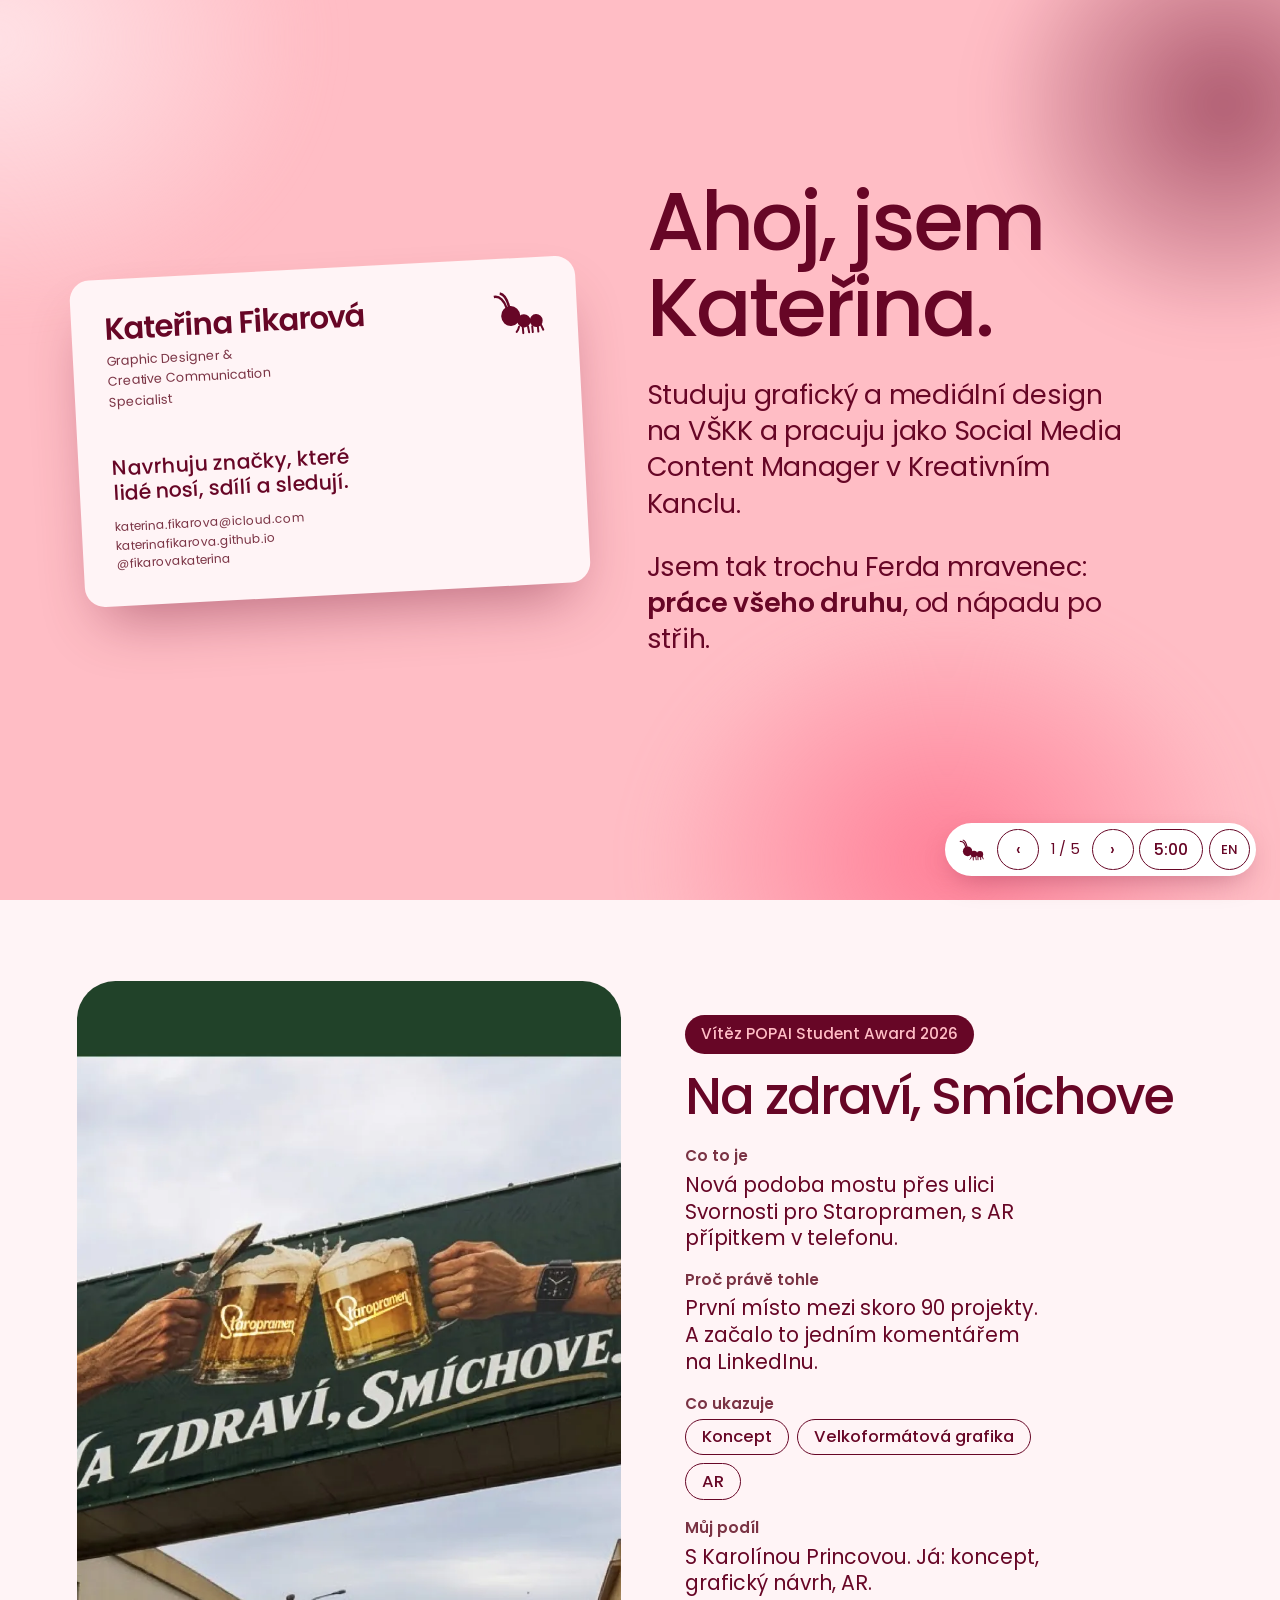
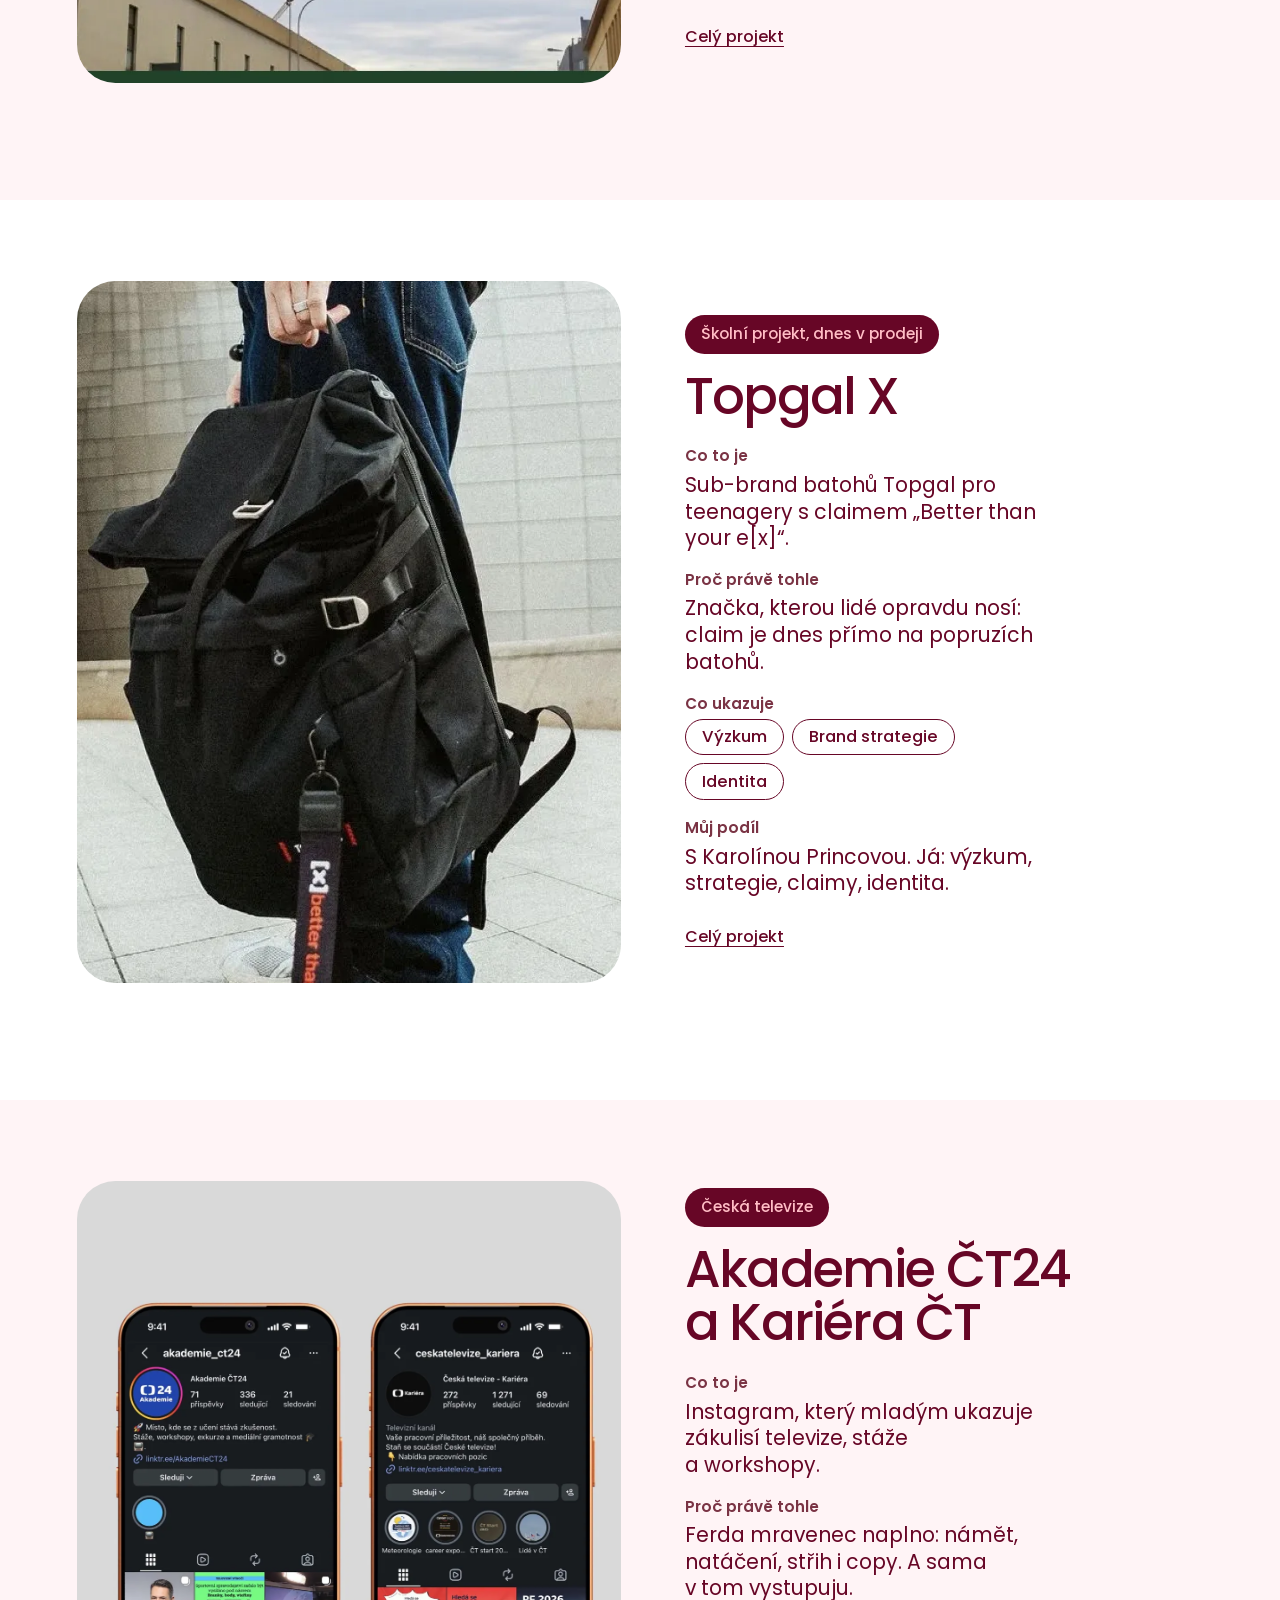
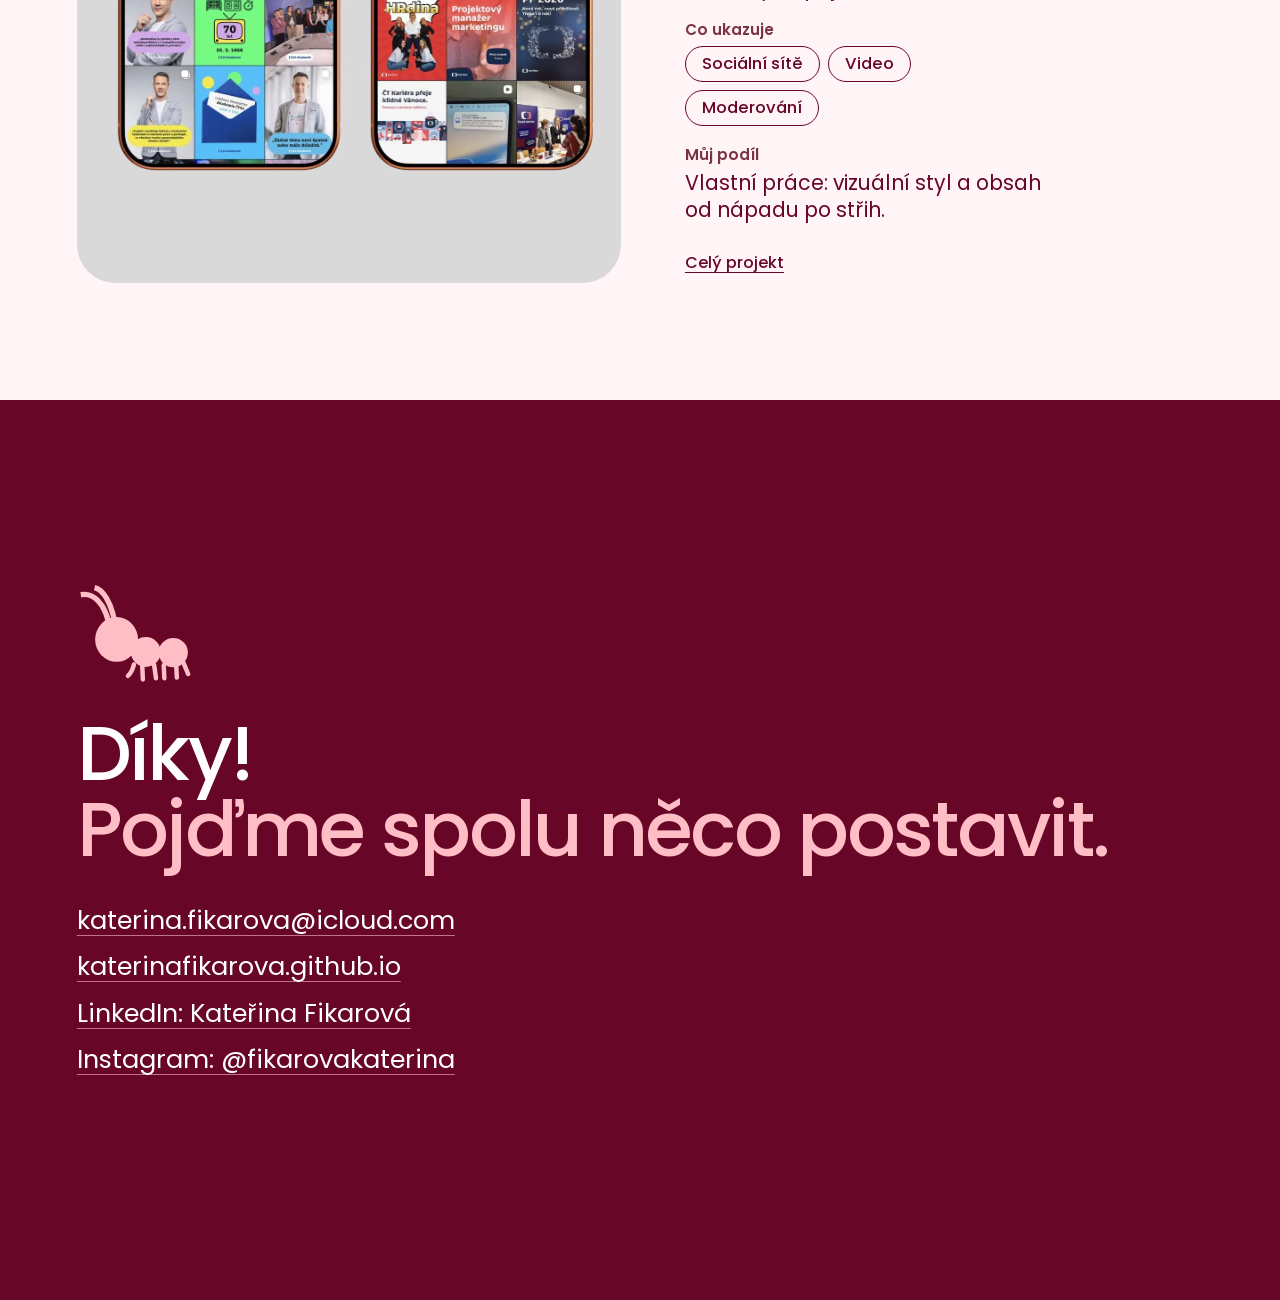
<file: prezentace.html>
<!doctype html>
<html lang="cs">
<head>
  <meta charset="utf-8">
  <meta name="viewport" content="width=device-width, initial-scale=1">
  <title data-en="First impressions | Kateřina Fikarová">Prezentace | Kateřina Fikarová</title>
  <meta name="description" content="Kateřina Fikarová za pět minut: vizitka, tři projekty, na které jsem pyšná, a kontakt." data-en-content="Kateřina Fikarová in five minutes: business card, three projects I'm proud of, and contact.">
  <meta property="og:title" content="Prezentace | Kateřina Fikarová" data-en-content="First impressions | Kateřina Fikarová">
  <meta property="og:description" content="Kateřina Fikarová za pět minut: vizitka, tři projekty a kontakt." data-en-content="Kateřina Fikarová in five minutes: business card, three projects and contact.">
  <meta property="og:image" content="https://katerinafikarova.github.io/images/og-mravenec.png">
  <meta property="og:image:width" content="1200">
  <meta property="og:image:height" content="630">
  <meta name="twitter:card" content="summary_large_image">
  <meta name="theme-color" content="#ffbdc5">
  <link rel="icon" href="images/favicon.svg" type="image/svg+xml">
  <link rel="preconnect" href="https://fonts.googleapis.com">
  <link rel="preconnect" href="https://fonts.gstatic.com" crossorigin>
  <link href="https://fonts.googleapis.com/css2?family=Poppins:wght@300;400;500;600&display=swap" rel="stylesheet">
  <link rel="stylesheet" href="css/style.css?v=20261124f">
  <link rel="stylesheet" href="css/prezentace.css?v=20261124f">
</head>
<body class="deck-page">
  <a class="skip" href="#s1" data-en="Skip to content">Přeskočit na obsah</a>
  <main id="obsah" class="deck" aria-label="Prezentace" data-en-aria-label="Presentation">
    <section class="slide slide-intro" id="s1" aria-label="1">
      <div class="bizcard" role="img" aria-label="Vizitka Kateřiny Fikarové" data-en-aria-label="Kateřina Fikarová's business card">
        <span class="star bizcard-ant" aria-hidden="true"></span>
        <div>
          <p class="bizcard-name">Kateřina Fikarová</p>
          <p class="bizcard-role">Graphic Designer &amp; Creative Communication Specialist</p>
        </div>
        <p class="bizcard-claim" data-en="I design brands people wear, share and follow.">Navrhuju značky, které lidé nosí, sdílí a sledují.</p>
        <p class="bizcard-contact">katerina.fikarova@icloud.com<br>katerinafikarova.github.io<br>@fikarovakaterina</p>
      </div>
      <div class="handshake">
        <h1 data-en="Hi, I&#x27;m Kateřina.">Ahoj, jsem Kateřina.</h1>
        <p class="handshake-text" data-en="I study graphic and media design at VŠKK and work as a Social Media Content Manager at Kreativní Kancl.">Studuju grafický a mediální design na VŠKK a pracuju jako Social Media Content Manager v Kreativním Kanclu.</p>
        <p class="handshake-text" data-en="I&#x27;m a bit of a worker ant: &lt;strong&gt;work of every kind&lt;/strong&gt;, from idea to final cut.">Jsem tak trochu Ferda mravenec: <strong>práce všeho druhu</strong>, od nápadu po střih.</p>
      </div>
    </section>
    <section class="slide slide-project" id="s2" aria-label="2">
      <figure class="deck-img"><img src="images/projekty/na-zdravi-smichove/cover.webp" alt="Most přes ulici Svornosti s motivem přípitku: ruka sládka z roku 1869 a ruka dneška" data-en-alt="Bridge over Svornosti Street with a toast motif: a brewer&#x27;s hand from 1869 and a hand from today"></figure>
      <div class="deck-text">
        <p class="deck-kicker" data-en="Winner, POPAI Student Award 2026">Vítěz POPAI Student Award 2026</p>
        <h2>Na zdraví, Smíchove</h2>
        <dl class="deck-facts">
          <div><dt data-en="What it is">Co to je</dt><dd data-en="A new look for the footbridge over Svornosti Street for Staropramen, with an AR toast on your phone.">Nová podoba mostu přes ulici Svornosti pro Staropramen, s AR přípitkem v telefonu.</dd></div>
          <div><dt data-en="Why I chose it">Proč právě tohle</dt><dd data-en="First place among almost 90 entries. And it all started with one LinkedIn comment.">První místo mezi skoro 90 projekty. A začalo to jedním komentářem na LinkedInu.</dd></div>
          <div><dt data-en="What it shows">Co ukazuje</dt><dd><ul class="deck-pills"><li data-en="Concept">Koncept</li><li data-en="Large-format graphics">Velkoformátová grafika</li><li data-en="AR">AR</li></ul></dd></div>
          <div><dt data-en="My contribution">Můj podíl</dt><dd data-en="With Karolína Princová. Me: concept, graphic design, AR.">S Karolínou Princovou. Já: koncept, grafický návrh, AR.</dd></div>
        </dl>
        <a class="deck-more" href="projekt.html?p=na-zdravi-smichove" data-en="Full project">Celý projekt</a>
      </div>
    </section>
    <section class="slide slide-project" id="s3" aria-label="3">
      <figure class="deck-img"><img src="images/projekty/topgal-x/batoh.webp" alt="Batoh Topgal EZRA X s poutkem Better than your e[x]" data-en-alt="Topgal EZRA X backpack with the Better than your e[x] strap"></figure>
      <div class="deck-text">
        <p class="deck-kicker" data-en="A school project, now on sale">Školní projekt, dnes v prodeji</p>
        <h2>Topgal X</h2>
        <dl class="deck-facts">
          <div><dt data-en="What it is">Co to je</dt><dd data-en="A Topgal backpack sub-brand for teenagers with the claim “Better than your e[x]”.">Sub-brand batohů Topgal pro teenagery s claimem „Better than your e[x]“.</dd></div>
          <div><dt data-en="Why I chose it">Proč právě tohle</dt><dd data-en="A brand people actually wear: the claim is now printed right on the straps.">Značka, kterou lidé opravdu nosí: claim je dnes přímo na popruzích batohů.</dd></div>
          <div><dt data-en="What it shows">Co ukazuje</dt><dd><ul class="deck-pills"><li data-en="Research">Výzkum</li><li data-en="Brand strategy">Brand strategie</li><li data-en="Identity">Identita</li></ul></dd></div>
          <div><dt data-en="My contribution">Můj podíl</dt><dd data-en="With Karolína Princová. Me: research, strategy, claims, identity.">S Karolínou Princovou. Já: výzkum, strategie, claimy, identita.</dd></div>
        </dl>
        <a class="deck-more" href="projekt.html?p=topgal-x" data-en="Full project">Celý projekt</a>
      </div>
    </section>
    <section class="slide slide-project" id="s4" aria-label="4">
      <figure class="deck-img"><img src="images/projekty/ceska-televize/cover.webp" alt="Instagramové profily Akademie ČT24 a Kariéra ČT na dvou telefonech" data-en-alt="Instagram profiles of ČT24 Academy and ČT Careers on two phones"></figure>
      <div class="deck-text">
        <p class="deck-kicker" data-en="Czech Television">Česká televize</p>
        <h2>Akademie ČT24 a Kariéra ČT</h2>
        <dl class="deck-facts">
          <div><dt data-en="What it is">Co to je</dt><dd data-en="Instagram that shows young people TV backstage, internships and workshops.">Instagram, který mladým ukazuje zákulisí televize, stáže a workshopy.</dd></div>
          <div><dt data-en="Why I chose it">Proč právě tohle</dt><dd data-en="Worker ant mode on: idea, filming, editing and copy. And I&#x27;m on camera too.">Ferda mravenec naplno: námět, natáčení, střih i copy. A sama v tom vystupuju.</dd></div>
          <div><dt data-en="What it shows">Co ukazuje</dt><dd><ul class="deck-pills"><li data-en="Social media">Sociální sítě</li><li data-en="Video">Video</li><li data-en="Presenting">Moderování</li></ul></dd></div>
          <div><dt data-en="My contribution">Můj podíl</dt><dd data-en="My own work: visual style and content from idea to final cut.">Vlastní práce: vizuální styl a obsah od nápadu po střih.</dd></div>
        </dl>
        <a class="deck-more" href="projekt.html?p=ceska-televize" data-en="Full project">Celý projekt</a>
      </div>
    </section>
    <section class="slide slide-contact" id="s5" aria-label="5">
      <span class="star deck-ant" aria-hidden="true"></span>
      <h2 data-en="Thank you!&lt;span class=&quot;faded&quot;&gt;Let&#x27;s build something together.&lt;/span&gt;">Díky!<span class="faded">Pojďme spolu něco postavit.</span></h2>
      <ul class="deck-contact">
        <li><a href="mailto:katerina.fikarova@icloud.com">katerina.fikarova@icloud.com</a></li>
        <li><a href="https://katerinafikarova.github.io/">katerinafikarova.github.io</a></li>
        <li><a href="https://www.linkedin.com/in/kate%C5%99ina-fikarov%C3%A1-390323252/" target="_blank" rel="noopener">LinkedIn: Kateřina Fikarová</a></li>
        <li><a href="https://www.instagram.com/fikarovakaterina/" target="_blank" rel="noopener">Instagram: @fikarovakaterina</a></li>
      </ul>
    </section>
  </main>

  <nav class="deck-controls" aria-label="Ovládání prezentace" data-en-aria-label="Presentation controls">
    <a class="deck-home" href="index.html" aria-label="Zpět na web" data-en-aria-label="Back to the website"><span class="star" aria-hidden="true"></span></a>
    <button type="button" class="deck-btn" data-deck="prev" aria-label="Předchozí slide" data-en-aria-label="Previous slide">‹</button>
    <span class="deck-count" aria-live="polite"><span data-deck-current>1</span> / 5</span>
    <button type="button" class="deck-btn" data-deck="next" aria-label="Další slide" data-en-aria-label="Next slide">›</button>
    <button type="button" class="deck-btn deck-timer" data-deck="timer" aria-label="Spustit časomíru na pět minut" data-en-aria-label="Start the five-minute timer">5:00</button>
    <button class="lang-switch" type="button" data-lang-switch>EN</button>
  </nav>

  <script src="js/site.js?v=20261124f"></script>
  <script src="js/prezentace.js?v=20261124f"></script>
</body>
</html>
</file>
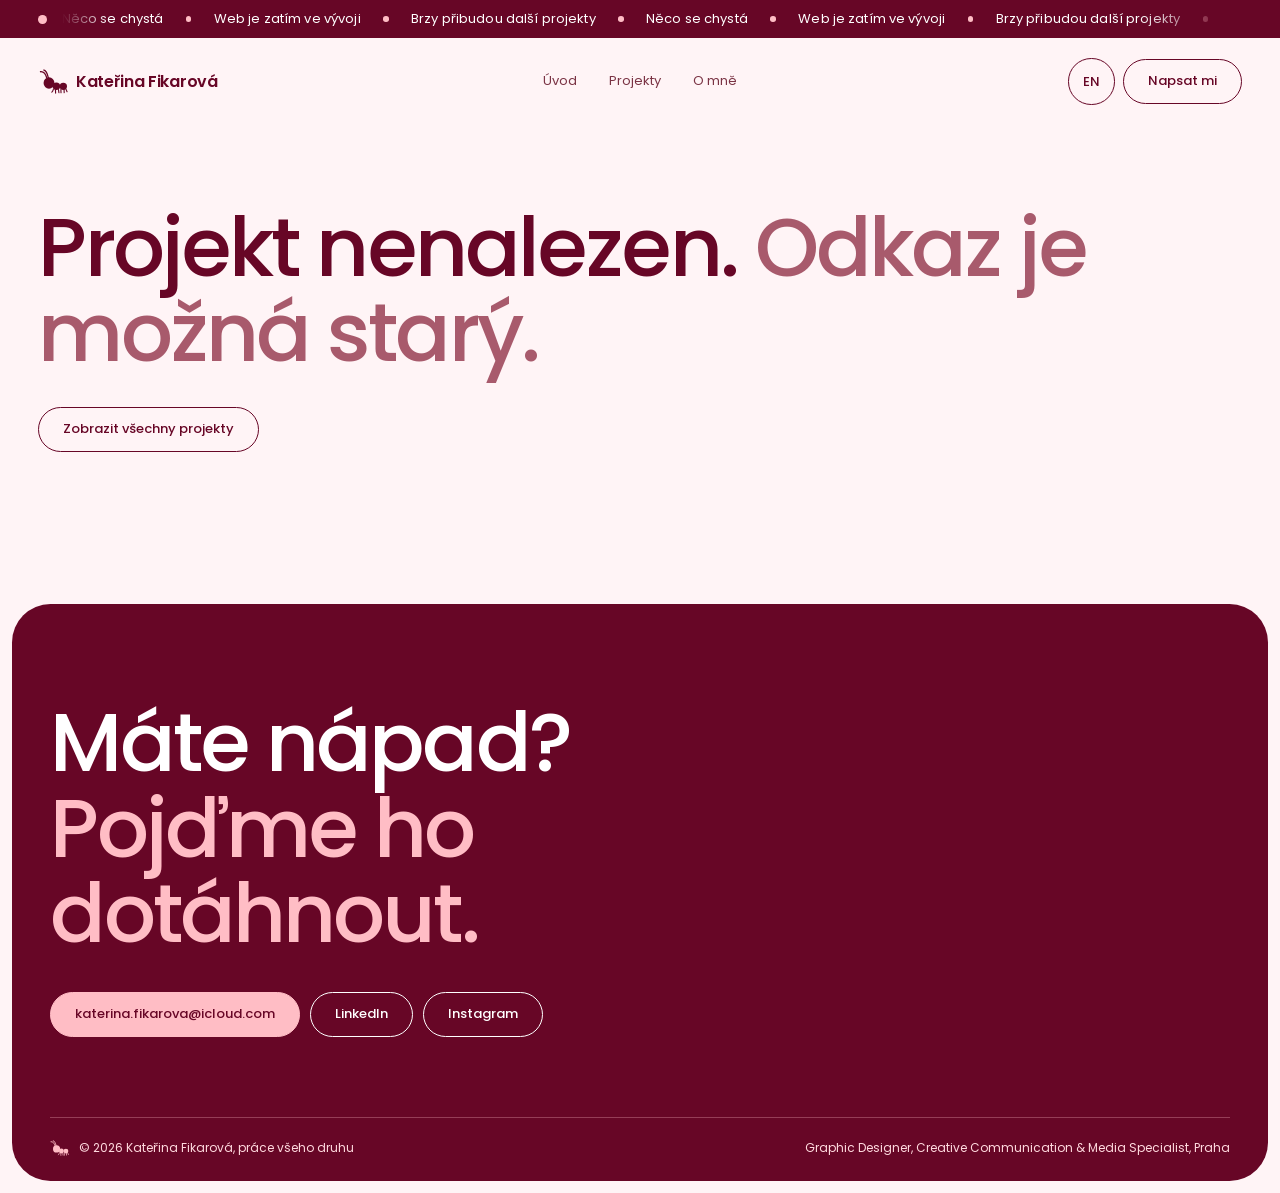
<file: projekt.html>
<!doctype html>
<html lang="cs">
<head>
  <meta charset="utf-8">
  <meta name="viewport" content="width=device-width, initial-scale=1">
  <title data-en="Project | Kateřina Fikarová">Projekt | Kateřina Fikarová</title>
  <meta name="description" content="Případová studie z portfolia Kateřiny Fikarové." data-en-content="A case study from the portfolio of Kateřina Fikarová.">
  <meta property="og:title" content="Projekt | Kateřina Fikarová" data-en-content="Project | Kateřina Fikarová">
  <meta property="og:description" content="Případová studie z portfolia Kateřiny Fikarové." data-en-content="A case study from the portfolio of Kateřina Fikarová.">
  <meta property="og:image" content="https://katerinafikarova.github.io/images/og-mravenec.png">
  <meta property="og:image:width" content="1200">
  <meta property="og:image:height" content="630">
  <meta name="twitter:card" content="summary_large_image">
  <meta name="theme-color" content="#ffbdc5">
  <link rel="icon" href="images/favicon.svg" type="image/svg+xml">
  <link rel="preconnect" href="https://fonts.googleapis.com">
  <link rel="preconnect" href="https://fonts.gstatic.com" crossorigin>
  <link href="https://fonts.googleapis.com/css2?family=Poppins:wght@300;400;500;600&display=swap" rel="stylesheet">
  <link rel="stylesheet" href="css/style.css?v=20261124f">
</head>
<body>
  <a class="skip" href="#obsah" data-en="Skip to content">Přeskočit na obsah</a>

  <div class="teaser" role="note" aria-label="Web je ve vývoji" data-en-aria-label="Site in progress">
    <span class="teaser-dot" aria-hidden="true"></span>
    <div class="teaser-track">
      <p class="teaser-run" data-en="&lt;span&gt;Something&#x27;s coming&lt;/span&gt;&lt;span class=&quot;sep&quot; aria-hidden=&quot;true&quot;&gt;&lt;/span&gt;&lt;span&gt;Site still in progress&lt;/span&gt;&lt;span class=&quot;sep&quot; aria-hidden=&quot;true&quot;&gt;&lt;/span&gt;&lt;span&gt;More projects soon&lt;/span&gt;&lt;span class=&quot;sep&quot; aria-hidden=&quot;true&quot;&gt;&lt;/span&gt;"><span>Něco se chystá</span><span class="sep" aria-hidden="true"></span><span>Web je zatím ve vývoji</span><span class="sep" aria-hidden="true"></span><span>Brzy přibudou další projekty</span><span class="sep" aria-hidden="true"></span></p>
      <p class="teaser-run" aria-hidden="true" data-en="&lt;span&gt;Something&#x27;s coming&lt;/span&gt;&lt;span class=&quot;sep&quot; aria-hidden=&quot;true&quot;&gt;&lt;/span&gt;&lt;span&gt;Site still in progress&lt;/span&gt;&lt;span class=&quot;sep&quot; aria-hidden=&quot;true&quot;&gt;&lt;/span&gt;&lt;span&gt;More projects soon&lt;/span&gt;&lt;span class=&quot;sep&quot; aria-hidden=&quot;true&quot;&gt;&lt;/span&gt;"><span>Něco se chystá</span><span class="sep" aria-hidden="true"></span><span>Web je zatím ve vývoji</span><span class="sep" aria-hidden="true"></span><span>Brzy přibudou další projekty</span><span class="sep" aria-hidden="true"></span></p>
    </div>
  </div>

  <header class="wrap site-header">
    <a class="logo" href="index.html"><span class="star" aria-hidden="true"></span>Kateřina Fikarová</a>
    <nav class="nav" aria-label="Hlavní menu" data-en-aria-label="Main menu">
      <a href="index.html" data-en="Home">Úvod</a>
      <a href="projekty.html" data-en="Projects">Projekty</a>
      <a href="o-mne.html" data-en="About">O mně</a>
    </nav>
    <div class="header-actions">
      <button class="lang-switch" type="button" data-lang-switch>EN</button>
      <a class="btn header-cta" href="#kontakt" data-en="Get in touch">Napsat mi</a>
    </div>
  </header>

  <main id="obsah">
    <article class="wrap" id="project"></article>
  </main>

  <div class="footer-shell" id="kontakt">
    <footer class="site-footer">
      <div class="wrap">
        <h2 data-en="Got an idea?&lt;span class=&quot;faded&quot;&gt; Let&#x27;s make it happen.&lt;/span&gt;">Máte nápad?<span class="faded"> Pojďme ho dotáhnout.</span></h2>
        <div class="contact-links">
          <a class="btn primary" href="mailto:katerina.fikarova@icloud.com">katerina.fikarova@icloud.com</a>
          <a class="btn" href="https://www.linkedin.com/in/kate%C5%99ina-fikarov%C3%A1-390323252/" target="_blank" rel="noopener">LinkedIn</a>
          <a class="btn" href="https://www.instagram.com/fikarovakaterina/" target="_blank" rel="noopener">Instagram</a>
          <!-- Až nahraješ CV do složky files/, odkomentuj:
          <a class="btn" href="files/cv-katerina-fikarova.pdf" download>Stáhnout CV</a>
          -->
        </div>
        <div class="footer-bottom">
          <span class="footer-sign" data-en="&lt;span class=&quot;star&quot; aria-hidden=&quot;true&quot;&gt;&lt;/span&gt;&lt;span&gt;© &lt;span data-year&gt;&lt;/span&gt; Kateřina Fikarová, work of every kind&lt;/span&gt;"><span class="star" aria-hidden="true"></span><span>© <span data-year></span> Kateřina Fikarová, práce všeho druhu</span></span>
          <span data-en="Graphic Designer, Creative Communication &amp;amp; Media Specialist, Prague">Graphic Designer, Creative Communication &amp; Media Specialist, Praha</span>
        </div>
      </div>
    </footer>
  </div>

  <script src="js/projects.js?v=20261124f"></script>
  <script src="js/en.js?v=20261124f"></script>
  <script src="js/site.js?v=20261124f"></script>
</body>
</html>
</file>
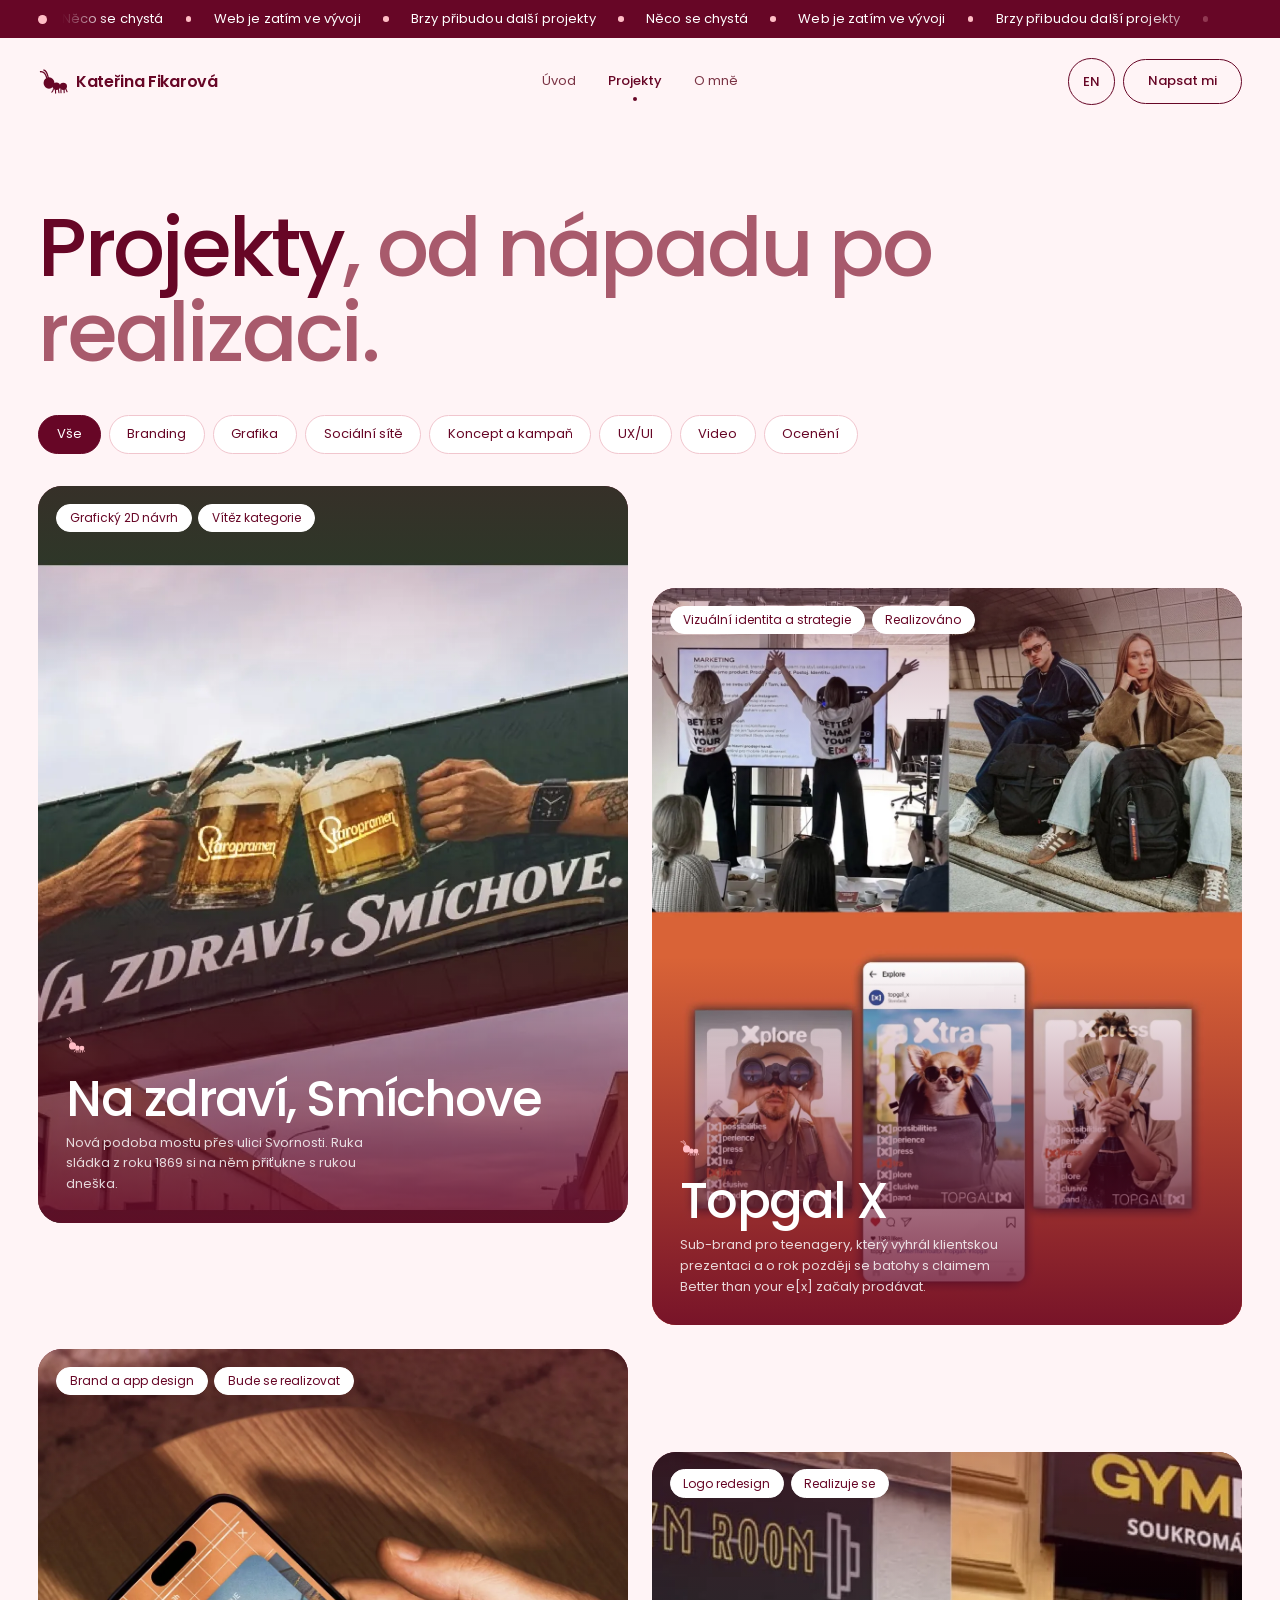
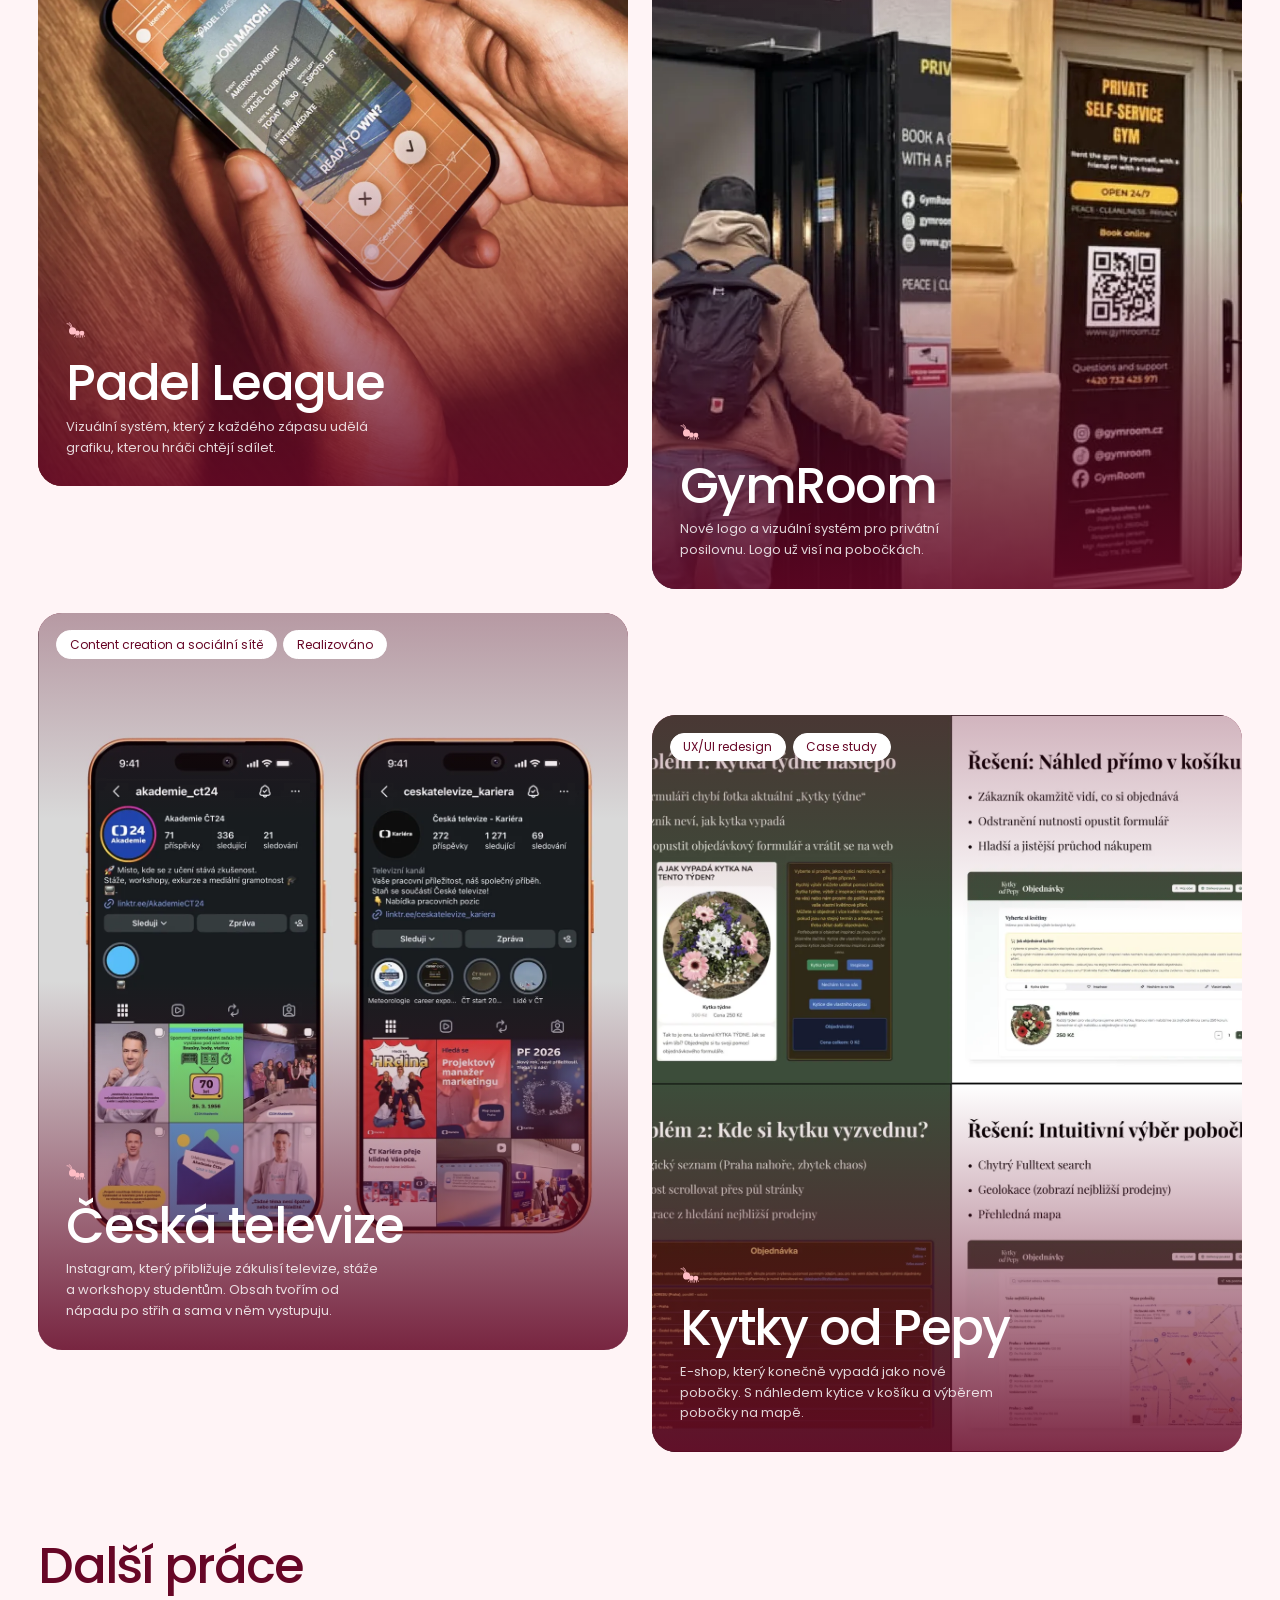
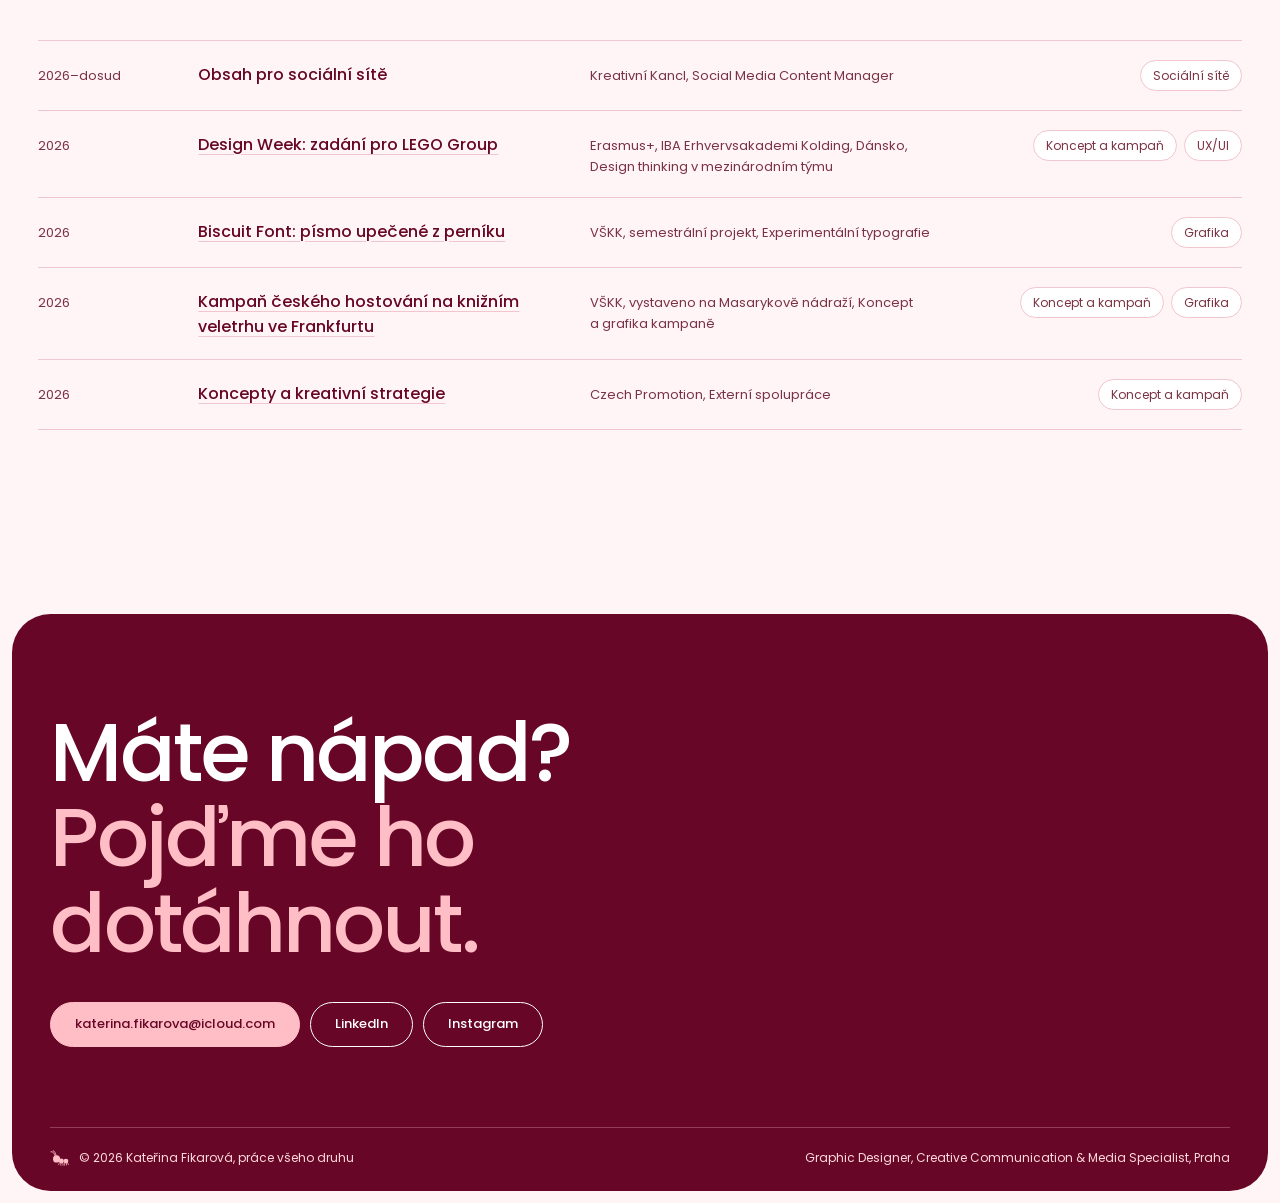
<file: projekty.html>
<!doctype html>
<html lang="cs">
<head>
  <meta charset="utf-8">
  <meta name="viewport" content="width=device-width, initial-scale=1">
  <title data-en="Projects | Kateřina Fikarová">Projekty | Kateřina Fikarová</title>
  <meta name="description" content="Projekty Kateřiny Fikarové: branding, grafika, sociální sítě, kampaně a UX/UI." data-en-content="Projects by Kateřina Fikarová: branding, graphic design, social media, campaigns and UX/UI.">
  <meta property="og:title" content="Projekty | Kateřina Fikarová" data-en-content="Projects | Kateřina Fikarová">
  <meta property="og:description" content="Projekty Kateřiny Fikarové: branding, grafika, sociální sítě, kampaně a UX/UI." data-en-content="Projects by Kateřina Fikarová: branding, graphic design, social media, campaigns and UX/UI.">
  <meta property="og:image" content="https://katerinafikarova.github.io/images/og-mravenec.png">
  <meta property="og:image:width" content="1200">
  <meta property="og:image:height" content="630">
  <meta name="twitter:card" content="summary_large_image">
  <meta name="theme-color" content="#ffbdc5">
  <link rel="icon" href="images/favicon.svg" type="image/svg+xml">
  <link rel="preconnect" href="https://fonts.googleapis.com">
  <link rel="preconnect" href="https://fonts.gstatic.com" crossorigin>
  <link href="https://fonts.googleapis.com/css2?family=Poppins:wght@300;400;500;600&display=swap" rel="stylesheet">
  <link rel="stylesheet" href="css/style.css?v=20261124f">
</head>
<body>
  <a class="skip" href="#obsah" data-en="Skip to content">Přeskočit na obsah</a>

  <div class="teaser" role="note" aria-label="Web je ve vývoji" data-en-aria-label="Site in progress">
    <span class="teaser-dot" aria-hidden="true"></span>
    <div class="teaser-track">
      <p class="teaser-run" data-en="&lt;span&gt;Something&#x27;s coming&lt;/span&gt;&lt;span class=&quot;sep&quot; aria-hidden=&quot;true&quot;&gt;&lt;/span&gt;&lt;span&gt;Site still in progress&lt;/span&gt;&lt;span class=&quot;sep&quot; aria-hidden=&quot;true&quot;&gt;&lt;/span&gt;&lt;span&gt;More projects soon&lt;/span&gt;&lt;span class=&quot;sep&quot; aria-hidden=&quot;true&quot;&gt;&lt;/span&gt;"><span>Něco se chystá</span><span class="sep" aria-hidden="true"></span><span>Web je zatím ve vývoji</span><span class="sep" aria-hidden="true"></span><span>Brzy přibudou další projekty</span><span class="sep" aria-hidden="true"></span></p>
      <p class="teaser-run" aria-hidden="true" data-en="&lt;span&gt;Something&#x27;s coming&lt;/span&gt;&lt;span class=&quot;sep&quot; aria-hidden=&quot;true&quot;&gt;&lt;/span&gt;&lt;span&gt;Site still in progress&lt;/span&gt;&lt;span class=&quot;sep&quot; aria-hidden=&quot;true&quot;&gt;&lt;/span&gt;&lt;span&gt;More projects soon&lt;/span&gt;&lt;span class=&quot;sep&quot; aria-hidden=&quot;true&quot;&gt;&lt;/span&gt;"><span>Něco se chystá</span><span class="sep" aria-hidden="true"></span><span>Web je zatím ve vývoji</span><span class="sep" aria-hidden="true"></span><span>Brzy přibudou další projekty</span><span class="sep" aria-hidden="true"></span></p>
    </div>
  </div>

  <header class="wrap site-header">
    <a class="logo" href="index.html"><span class="star" aria-hidden="true"></span>Kateřina Fikarová</a>
    <nav class="nav" aria-label="Hlavní menu" data-en-aria-label="Main menu">
      <a href="index.html" data-en="Home">Úvod</a>
      <a href="projekty.html" data-en="Projects" aria-current="page">Projekty</a>
      <a href="o-mne.html" data-en="About">O mně</a>
    </nav>
    <div class="header-actions">
      <button class="lang-switch" type="button" data-lang-switch>EN</button>
      <a class="btn header-cta" href="#kontakt" data-en="Get in touch">Napsat mi</a>
    </div>
  </header>

  <main id="obsah">
    <section class="wrap page-head">
      <h1 data-en="Projects&lt;span class=&quot;faded&quot;&gt;, from idea to execution.&lt;/span&gt;">Projekty<span class="faded">, od nápadu po realizaci.</span></h1>
    </section>

    <section class="wrap" aria-label="Projekty" data-en-aria-label="Projects">
      <div class="filters" id="filters" role="group" aria-label="Filtrovat podle oboru" data-en-aria-label="Filter by field"></div>
      <div class="grid stagger" id="grid" aria-live="polite"></div>
    </section>

    <section class="wrap section" aria-labelledby="dalsi">
      <div class="section-head"><h2 id="dalsi" data-en="Other work">Další práce</h2></div>
      <ul class="archive" data-archive></ul>
    </section>
  </main>

  <div class="footer-shell" id="kontakt">
    <footer class="site-footer">
      <div class="wrap">
        <h2 data-en="Got an idea?&lt;span class=&quot;faded&quot;&gt; Let&#x27;s make it happen.&lt;/span&gt;">Máte nápad?<span class="faded"> Pojďme ho dotáhnout.</span></h2>
        <div class="contact-links">
          <a class="btn primary" href="mailto:katerina.fikarova@icloud.com">katerina.fikarova@icloud.com</a>
          <a class="btn" href="https://www.linkedin.com/in/kate%C5%99ina-fikarov%C3%A1-390323252/" target="_blank" rel="noopener">LinkedIn</a>
          <a class="btn" href="https://www.instagram.com/fikarovakaterina/" target="_blank" rel="noopener">Instagram</a>
          <!-- Až nahraješ CV do složky files/, odkomentuj:
          <a class="btn" href="files/cv-katerina-fikarova.pdf" download>Stáhnout CV</a>
          -->
        </div>
        <div class="footer-bottom">
          <span class="footer-sign" data-en="&lt;span class=&quot;star&quot; aria-hidden=&quot;true&quot;&gt;&lt;/span&gt;&lt;span&gt;© &lt;span data-year&gt;&lt;/span&gt; Kateřina Fikarová, work of every kind&lt;/span&gt;"><span class="star" aria-hidden="true"></span><span>© <span data-year></span> Kateřina Fikarová, práce všeho druhu</span></span>
          <span data-en="Graphic Designer, Creative Communication &amp;amp; Media Specialist, Prague">Graphic Designer, Creative Communication &amp; Media Specialist, Praha</span>
        </div>
      </div>
    </footer>
  </div>

  <script src="js/projects.js?v=20261124f"></script>
  <script src="js/en.js?v=20261124f"></script>
  <script src="js/site.js?v=20261124f"></script>
</body>
</html>
</file>
<file: css/style.css>
/* =========================================================
   Barvy a písmo — změnou hodnot tady se změní celý web
   ========================================================= */
:root {
  /* Identita: Ferda mravenec, práce všeho druhu. Claret + Pink */
  --claret: #670626;
  --pink: #ffbdc5;

  --bg: #fff4f6;         /* světle růžový papír */
  --panel: var(--pink);  /* úvodní panel, světlé karty */
  --card-dark: var(--claret);
  --ink: var(--claret);  /* text */
  --muted: #7a3344;      /* menší text (kontrast AA i na růžové) */
  --faded: #a85a6c;      /* velký světlejší text v nadpisech */
  --line: #f1c6ce;
  --accent: var(--claret);
  --on-dark: #ffd9de;    /* tlumený text na bordó */
  --white: #ffffff;

  --font: "Poppins", system-ui, sans-serif;

  --step--1: 0.8125rem;
  --step-0: 1rem;
  --step-1: 1.2rem;
  --step-2: clamp(1.4rem, 2.2vw, 1.75rem);
  --step-3: clamp(1.9rem, 4vw, 3.1rem);
  --step-4: clamp(2.4rem, 6.4vw, 5.6rem);

  --gutter: clamp(1rem, 3vw, 2.5rem);
  --max: 1320px;
  --r-xl: clamp(22px, 3vw, 40px);
  --r-lg: 24px;
  --r-md: 18px;
}

*, *::before, *::after { box-sizing: border-box; }
html { -webkit-text-size-adjust: 100%; scroll-behavior: smooth; }

body {
  margin: 0;
  background: var(--bg);
  color: var(--ink);
  font-family: var(--font);
  font-size: var(--step-0);
  font-weight: 400;
  line-height: 1.6;
  -webkit-font-smoothing: antialiased;
}

img { max-width: 100%; display: block; }
a { color: inherit; text-decoration-thickness: 1px; text-underline-offset: 0.22em; }
a:hover { color: var(--accent); }
:focus-visible { outline: 2px solid var(--accent); outline-offset: 3px; border-radius: 6px; }

h1, h2, h3 { margin: 0; font-weight: 500; letter-spacing: -0.035em; line-height: 1.04; }
p { margin: 0 0 1em; max-width: 62ch; }

.wrap { width: 100%; max-width: var(--max); margin-inline: auto; padding-inline: var(--gutter); }
.skip { position: absolute; left: -9999px; }
.skip:focus { left: 1rem; top: 1rem; z-index: 50; background: var(--ink); color: #fff; padding: .5rem 1rem; border-radius: 99px; }

.star {
  /* mraveneček (images/mravenec.svg) — barvu bere z background */
  display: inline-block;
  width: 1.16rem; height: 1rem;
  background: var(--accent);
  -webkit-mask: url("../images/mravenec.svg") center / contain no-repeat;
  mask: url("../images/mravenec.svg") center / contain no-repeat;
  flex: none;
}

/* =========================================================
   Hlavička (plave nad úvodním panelem)
   ========================================================= */
.site-header {
  display: grid;
  grid-template-columns: 1fr auto 1fr;
  align-items: center;
  gap: 1rem;
  padding-block: 1.25rem;
  position: relative;
  z-index: 5;
}
.logo {
  font-weight: 600;
  text-decoration: none;
  letter-spacing: -0.02em;
  display: inline-flex;
  align-items: center;
  gap: .5rem;
  justify-self: start;
}
.nav { display: flex; gap: clamp(1rem, 2.5vw, 2.25rem); font-size: var(--step--1); }
.nav a { text-decoration: none; color: var(--muted); position: relative; padding-block: .3rem; }
.nav a:hover { color: var(--ink); }
.nav a[aria-current="page"] { color: var(--ink); font-weight: 500; }
.nav a[aria-current="page"]::after {
  content: ""; position: absolute; left: 50%; bottom: -4px; width: 4px; height: 4px; margin-left: -2px; border-radius: 50%; background: var(--ink);
}
.header-cta { justify-self: end; }
.header-actions { justify-self: end; }

/* =========================================================
   Tlačítka a pilulky
   ========================================================= */
.btn {
  display: inline-flex;
  align-items: center;
  gap: .75rem;
  padding: .7rem 1.5rem;
  border-radius: 999px;
  border: 1.5px solid var(--ink);
  color: var(--ink);
  background: transparent;
  text-decoration: none;
  font: inherit;
  font-size: var(--step--1);
  font-weight: 500;
  cursor: pointer;
}
.btn:hover { background: var(--ink); color: var(--white); }
.btn.solid { background: var(--white); border-color: var(--white); padding: .35rem 1.5rem .35rem .35rem; }
.btn.solid:hover { background: var(--ink); border-color: var(--ink); color: var(--white); }
.btn .pill-img { width: 3.4rem; height: 2.1rem; border-radius: 999px; object-fit: cover; }

.pill {
  display: inline-block;
  font-size: .75rem;
  line-height: 1;
  padding: .45rem .8rem;
  border-radius: 999px;
  border: 1px solid currentColor;
  white-space: nowrap;
}

.tags { display: flex; flex-wrap: wrap; gap: .4rem; padding: 0; margin: 0; list-style: none; }
.tags li { font-size: .75rem; padding: .3rem .75rem; border-radius: 999px; border: 1px solid var(--line); background: var(--white); color: var(--muted); }

/* =========================================================
   Úvod — rozmazaná fotka a obří jméno
   ========================================================= */
.hero-shell { padding-inline: clamp(.5rem, 1vw, .75rem); }
.hero {
  position: relative;
  margin-top: -4.6rem;               /* panel začíná pod hlavičkou */
  padding-top: 4.6rem;
  border-radius: 0 0 var(--r-xl) var(--r-xl);
  background: var(--panel);
  overflow: hidden;
  isolation: isolate;
  min-height: min(92vh, 900px);
  display: flex;
  flex-direction: column;
}
.hero-photo {
  /* barevné fleky v barvách identity (místo fotky) */
  position: absolute;
  inset: -10%;
  z-index: -2;
  background:
    radial-gradient(20% 26% at 60% 42%, rgba(103, 6, 38, .9), transparent 70%),
    radial-gradient(18% 24% at 88% 16%, rgba(163, 18, 63, .8), transparent 70%),
    radial-gradient(26% 32% at 84% 74%, #ff7f97, transparent 70%),
    radial-gradient(22% 28% at 38% 78%, #f0647f, transparent 70%),
    radial-gradient(24% 30% at 12% 16%, #ffe3e7, transparent 70%),
    radial-gradient(20% 26% at 8% 70%, #ff9aac, transparent 70%),
    var(--pink);
  filter: blur(18px);
  animation: hero-blobs 24s ease-in-out infinite alternate;
}
@keyframes hero-blobs {
  to { transform: translate(-3%, 2%) scale(1.06) rotate(3deg); }
}
.hero::before {
  content: "";
  position: absolute;
  inset: 0;
  z-index: -1;
  background:
    linear-gradient(90deg, rgba(255,189,197,.8) 0%, rgba(255,189,197,.4) 30%, rgba(255,189,197,0) 52%);
}
.hero-inner {
  flex: 1;
  display: flex;
  justify-content: space-between;
  align-items: flex-start;
  gap: 2rem;
  padding-top: clamp(2rem, 6vw, 4.5rem);
}
.hero h1 { font-size: clamp(2.3rem, 5.2vw, 4.6rem); max-width: 15ch; }
.hero h1 .faded { color: var(--faded); display: block; }
.hero-lede { font-size: var(--step--1); color: var(--muted); max-width: 32ch; margin: 1.1rem 0 1.6rem; }

.hero-card {
  width: min(300px, 100%);
  flex: none;
  text-decoration: none;
  color: var(--white);
  border-radius: var(--r-lg);
  overflow: hidden;
  position: relative;
  aspect-ratio: 4 / 3;
  box-shadow: 0 0 0 4px rgba(255,255,255,.85);
}
.hero-card img { width: 100%; height: 100%; object-fit: cover; }
.hero-card::after { content: ""; position: absolute; inset: 0; background: linear-gradient(180deg, rgba(103,6,38,.25), rgba(103,6,38,0) 35%, rgba(103,6,38,.8)); }
/* štítky na fotkách: bílý podklad, aby byly čitelné na jakémkoli obrázku */
.card .pill, .service .pill, .hero-card .pill { background: var(--white); border-color: var(--white); color: var(--claret); }
.hero-card .pill { position: absolute; top: .9rem; left: .9rem; z-index: 1; }
.hero-card .card-text { position: absolute; left: 1rem; right: 1rem; bottom: .9rem; z-index: 1; line-height: 1.3; }
.hero-card strong { display: block; font-weight: 500; font-size: 1.05rem; }
.hero-card small { font-size: .75rem; opacity: .85; }
.hero-card:hover { color: var(--white); }

.giant {
  font-size: clamp(4.1rem, 24.6vw, 27rem);
  font-weight: 500;
  letter-spacing: -0.07em;
  line-height: .8;
  color: var(--white);
  margin: 0 0 -0.11em -0.06em;
  white-space: nowrap;
  user-select: none;
  pointer-events: none;
}

/* =========================================================
   Představení s obrázky v textu
   ========================================================= */
.intro { padding-block: clamp(4rem, 10vw, 8rem); }
.intro-text {
  font-size: var(--step-3);
  font-weight: 500;
  letter-spacing: -0.035em;
  line-height: 1.12;
  max-width: 25ch;
  margin-left: auto;
  margin-right: clamp(0rem, 6vw, 6rem);
}
.intro-text .faded { color: var(--faded); }
.logo .star { width: 1.85rem; height: 1.6rem; }
.card .star, .service .star, .hero-card .star { background: var(--pink); }
.service.light .star { background: var(--claret); }
.intro-text .star { width: .82em; height: .7em; vertical-align: .05em; margin-right: .9em; }
.inline-img {
  display: inline-block;
  width: 2.3em;
  height: .82em;
  border-radius: 999px;
  object-fit: cover;
  vertical-align: -0.06em;
  margin-inline: .08em;
}
.intro-note { font-size: var(--step--1); color: var(--muted); max-width: 40ch; margin: 1.75rem 0 0 auto; margin-right: clamp(0rem, 6vw, 6rem); }

/* =========================================================
   Co dělám — schodovité karty
   ========================================================= */
.services {
  display: grid;
  grid-template-columns: repeat(4, 1fr);
  gap: clamp(.75rem, 1.5vw, 1.25rem);
  align-items: start;
  padding-bottom: clamp(4rem, 9vw, 7rem);
}
.service {
  position: relative;
  border-radius: var(--r-lg);
  overflow: hidden;
  aspect-ratio: 4 / 5;
  padding: 1.1rem;
  display: flex;
  flex-direction: column;
  justify-content: space-between;
  color: var(--white);
  background: var(--card-dark);
  isolation: isolate;
}
.service:nth-child(even) { margin-top: clamp(2rem, 6vw, 5rem); }
.service img { position: absolute; inset: 0; width: 100%; height: 100%; object-fit: cover; z-index: -2; }
.service.has-img::after { content: ""; position: absolute; inset: 0; z-index: -1; background: linear-gradient(180deg, rgba(103,6,38,.1), rgba(103,6,38,0) 30%, rgba(103,6,38,.82)); }
.service.light { background: var(--panel); color: var(--ink); }
.service .pill { align-self: flex-start; }
.service h3 { font-size: var(--step-1); font-weight: 500; letter-spacing: -0.02em; line-height: 1.2; margin-top: .6rem; }
.service p { font-size: .78rem; line-height: 1.45; margin: .5rem 0 0; opacity: .72; }
.service.light p { color: var(--muted); opacity: 1; }

/* =========================================================
   Sekce a nadpisy
   ========================================================= */
.section { padding-block: clamp(3rem, 7vw, 5.5rem); }
.section-head {
  display: flex;
  justify-content: space-between;
  align-items: flex-end;
  gap: 1rem;
  flex-wrap: wrap;
  margin-bottom: clamp(1.75rem, 4vw, 3rem);
}
.section-head h2 { font-size: var(--step-3); }

.statement { text-align: center; padding-block: clamp(4rem, 10vw, 8rem); }
.statement .star { margin-bottom: 1.75rem; width: clamp(4.5rem, 9vw, 7rem); height: clamp(3.9rem, 7.8vw, 6.05rem); }
.statement h2 { font-size: var(--step-4); line-height: 1; max-width: 18ch; margin-inline: auto; }
.statement .faded { color: var(--faded); display: block; }

/* =========================================================
   Projekty — karty
   ========================================================= */
.grid {
  display: grid;
  grid-template-columns: repeat(2, 1fr);
  gap: clamp(1rem, 2vw, 1.5rem);
  align-items: start;
}
.grid.stagger > :nth-child(even) { margin-top: clamp(3rem, 8vw, 7rem); }

.card {
  position: relative;
  display: block;
  text-decoration: none;
  color: var(--white);
  border-radius: var(--r-lg);
  overflow: hidden;
  aspect-ratio: 4 / 5;
  background: var(--card-dark);
  isolation: isolate;
}
.card img { position: absolute; inset: 0; width: 100%; height: 100%; object-fit: cover; z-index: -2; transition: transform .6s cubic-bezier(.2,.7,.2,1); }
.card::after { content: ""; position: absolute; inset: 0; z-index: -1; background: linear-gradient(180deg, rgba(103,6,38,.3), rgba(103,6,38,0) 28%, rgba(103,6,38,0) 50%, rgba(103,6,38,.85)); }
.card:hover { color: var(--white); }
.card:hover img { transform: scale(1.035); }
.card-top { position: absolute; top: 1.1rem; left: 1.1rem; right: 1.1rem; display: flex; gap: .4rem; flex-wrap: wrap; }
.card-bottom { position: absolute; left: clamp(1.1rem, 2.5vw, 1.75rem); right: clamp(1.1rem, 2.5vw, 1.75rem); bottom: clamp(1.1rem, 2.5vw, 1.75rem); }
.card .star { margin-bottom: .75rem; }
.card h3 { font-size: var(--step-3); }
.card .card-sub { font-size: var(--step--1); opacity: .82; margin: .5rem 0 0; max-width: 40ch; }

.filters { display: flex; flex-wrap: wrap; gap: .5rem; margin-bottom: 2rem; }
.filters button {
  font: inherit;
  font-size: var(--step--1);
  padding: .5rem 1.1rem;
  border-radius: 999px;
  border: 1.5px solid var(--line);
  background: var(--white);
  color: var(--ink);
  cursor: pointer;
}
.filters button:hover { border-color: var(--ink); }
.filters button[aria-pressed="true"] { background: var(--ink); border-color: var(--ink); color: var(--white); }
.empty { color: var(--muted); }

/* Další práce */
.archive { list-style: none; margin: 0; padding: 0; border-top: 1px solid var(--line); }
.archive > li {
  display: grid;
  grid-template-columns: 9rem 1.3fr 1.2fr 1fr;
  gap: 1rem;
  padding-block: 1.2rem;
  border-bottom: 1px solid var(--line);
  align-items: baseline;
}
.archive .year { color: var(--muted); font-variant-numeric: tabular-nums; font-size: var(--step--1); }
.archive .title { font-weight: 500; }
.archive .client { color: var(--muted); font-size: var(--step--1); }
.archive .tags { justify-content: flex-end; }

/* =========================================================
   Stránka s nadpisem (Projekty, O mně)
   ========================================================= */
.page-head { padding-block: clamp(2.5rem, 7vw, 5rem) clamp(1.5rem, 4vw, 2.5rem); }
.page-head h1 { font-size: var(--step-4); }
.page-head h1 .faded { color: var(--faded); }

/* =========================================================
   Detail projektu
   ========================================================= */
.project-hero { padding-block: clamp(2rem, 6vw, 4rem) 0; }
.back { display: inline-flex; margin-bottom: 2rem; }
.project-hero .meta-line { display: flex; flex-wrap: wrap; gap: .5rem; align-items: center; margin-bottom: 1.5rem; }
.project-hero .meta-line .pill.accent { background: var(--claret); border-color: var(--claret); color: var(--pink); }
.project-hero h1 { font-size: var(--step-4); max-width: 14ch; }
.project-hero .subtitle { font-size: var(--step-3); letter-spacing: -0.035em; line-height: 1.1; color: var(--faded); font-weight: 500; margin-top: .25rem; max-width: 22ch; }

.facts {
  display: grid;
  grid-template-columns: repeat(auto-fit, minmax(min(100%, 200px), 1fr));
  gap: 1.25rem 2rem;
  margin: clamp(2rem, 5vw, 3.5rem) 0 0;
  padding-top: 1.5rem;
  border-top: 1px solid var(--line);
}
.facts dt { font-size: .75rem; color: var(--muted); }
.facts dd { margin: .2rem 0 0; font-size: var(--step--1); font-weight: 500; }

.project-cover {
  margin-top: clamp(2rem, 5vw, 3rem);
  border-radius: var(--r-xl);
  overflow: hidden;
  background: var(--panel);
  display: flex;
  justify-content: center;
}
.project-cover img { width: 100%; max-height: 86vh; object-fit: cover; }
.project-cover.portrait img { width: auto; max-width: 100%; object-fit: contain; }

.story { display: grid; gap: clamp(2rem, 5vw, 3.5rem); padding-block: clamp(3.5rem, 8vw, 6rem); }
.story-step { display: grid; grid-template-columns: minmax(0, 1fr) minmax(0, 2fr); gap: 1rem 3rem; }
.story-step h2 { align-self: start; font-size: var(--step--1); font-weight: 500; letter-spacing: 0; display: flex; align-items: center; gap: .6rem; padding-top: .45rem; }
.story-step h2::before { content: ""; width: .5rem; height: .5rem; border-radius: 50%; background: var(--accent); }
.story-step p { font-size: var(--step-2); line-height: 1.4; letter-spacing: -0.02em; margin: 0; max-width: 36ch; }

.gallery { display: grid; grid-template-columns: repeat(2, 1fr); gap: clamp(.75rem, 1.5vw, 1.25rem); padding-bottom: clamp(3rem, 7vw, 5rem); }
.gallery figure { margin: 0; border-radius: var(--r-lg); overflow: hidden; background: var(--panel); }
.gallery figure.wide { grid-column: 1 / -1; }
.gallery img { width: 100%; height: 100%; object-fit: cover; }

.video { aspect-ratio: 16 / 9; border-radius: var(--r-lg); overflow: hidden; margin-bottom: 4rem; }
.video iframe { width: 100%; height: 100%; border: 0; }

.next-project { display: block; text-decoration: none; padding-block: 3rem 1rem; border-top: 1px solid var(--line); }
.next-project span { font-size: var(--step--1); color: var(--muted); }
.next-project strong { display: block; font-weight: 500; font-size: var(--step-4); letter-spacing: -0.045em; line-height: 1; margin-top: .4rem; }

/* =========================================================
   O mně
   ========================================================= */
.about-intro {
  display: grid;
  grid-template-columns: minmax(0, 1fr) minmax(0, 1.35fr);
  gap: clamp(2rem, 5vw, 4.5rem);
  align-items: start;
  padding-block: clamp(1rem, 3vw, 2rem) clamp(3rem, 7vw, 5rem);
}
.about-photo { border-radius: var(--r-xl); overflow: hidden; aspect-ratio: 1 / 1; }
.about-photo img { width: 100%; height: 100%; object-fit: cover; }
.about-intro .pill { margin-bottom: 1.5rem; }
.about-intro .lead { font-size: var(--step-2); line-height: 1.35; letter-spacing: -0.02em; font-weight: 500; }
.about-intro p { color: var(--muted); }

.timeline { list-style: none; margin: 0; padding: 0; border-top: 1px solid var(--line); }
.timeline li { display: grid; grid-template-columns: 9rem 1fr; gap: .25rem 2rem; padding-block: 1.3rem; border-bottom: 1px solid var(--line); }
.timeline .when { color: var(--muted); font-size: var(--step--1); font-variant-numeric: tabular-nums; padding-top: .15rem; }
.timeline h3 { font-size: var(--step-1); letter-spacing: -0.02em; line-height: 1.3; }
.timeline .where { color: var(--muted); font-size: var(--step--1); }
.timeline p { margin: .4rem 0 0; font-size: var(--step--1); color: var(--muted); }

.two-col { display: grid; grid-template-columns: 1fr 1fr; gap: clamp(2rem, 5vw, 4rem); }
.skill-list { display: flex; flex-wrap: wrap; gap: .5rem; list-style: none; padding: 0; margin: 0; }
.skill-list li { padding: .5rem 1.1rem; border-radius: 999px; background: var(--white); border: 1px solid var(--line); font-size: var(--step--1); }
.plain-list { list-style: none; padding: 0; margin: 0; display: grid; gap: 1.25rem; }
.plain-list li { display: grid; grid-template-columns: auto 1fr; gap: .9rem; font-size: var(--step--1); color: var(--muted); }
.plain-list li .star { margin-top: .3rem; width: 1.04rem; height: .9rem; }
.plain-list strong { display: block; color: var(--ink); font-weight: 500; font-size: var(--step-0); }

/* =========================================================
   Patička / kontakt
   ========================================================= */
.footer-shell { padding: clamp(3rem, 8vw, 6rem) clamp(.5rem, 1vw, .75rem) clamp(.5rem, 1vw, .75rem); }
.site-footer {
  background: var(--card-dark);
  color: var(--white);
  border-radius: var(--r-xl);
  padding-block: clamp(3rem, 8vw, 6rem) 1.5rem;
  overflow: hidden;
}
.site-footer h2 { font-size: var(--step-4); max-width: 13ch; }
.footer-sign { display: inline-flex; align-items: center; gap: .6rem; }
.site-footer .star { background: var(--pink); }
.site-footer h2 .faded { color: var(--pink); }
.site-footer :focus-visible { outline-color: var(--pink); }
.contact-links { display: flex; flex-wrap: wrap; gap: .6rem; margin-top: 2.25rem; }
.site-footer .btn { border-color: var(--white); color: var(--white); }
.site-footer .btn:hover { background: var(--white); color: var(--ink); }
.site-footer .btn.primary { background: var(--pink); border-color: var(--pink); color: var(--claret); }
.site-footer .btn.primary:hover { background: var(--white); border-color: var(--white); color: var(--ink); }
.footer-bottom {
  display: flex;
  justify-content: space-between;
  gap: 1rem;
  flex-wrap: wrap;
  margin-top: clamp(3rem, 8vw, 5rem);
  padding-top: 1.25rem;
  border-top: 1px solid rgba(255,189,197,.3);
  color: var(--on-dark);
  font-size: .75rem;
}

/* =========================================================
   Tablet a mobil
   ========================================================= */
@media (max-width: 980px) {
  .services { grid-template-columns: repeat(2, 1fr); }
  .service:nth-child(even) { margin-top: 2.5rem; }
  .service:nth-child(3) { margin-top: -2.5rem; }
  .service:nth-child(4) { margin-top: 0; }
  .story-step { grid-template-columns: 1fr; }
  .archive > li { grid-template-columns: 7rem 1fr 1fr; }
  .archive .tags { grid-column: 2 / -1; justify-content: flex-start; }
}

@media (max-width: 760px) {
  .site-header { grid-template-columns: 1fr auto; }
  .nav { grid-column: 1 / -1; grid-row: 2; justify-content: flex-start; }
  .hero { margin-top: -7rem; padding-top: 7rem; min-height: 0; }
  .hero-inner { flex-direction: column; padding-top: 1.5rem; }
  .hero-card { width: 100%; max-width: 360px; aspect-ratio: 16 / 9; }
  .hero::before { background: linear-gradient(180deg, rgba(255,189,197,.92) 0%, rgba(255,189,197,.7) 45%, rgba(255,189,197,.35) 100%); }
  .giant { margin-top: 2rem; }

  .intro-text, .intro-note { margin-right: 0; }
  .grid { grid-template-columns: 1fr; }
  .grid.stagger > :nth-child(even) { margin-top: 0; }
  .archive > li { grid-template-columns: 1fr; gap: .2rem; }
  .archive .tags { grid-column: auto; margin-top: .5rem; }
  .about-intro, .two-col { grid-template-columns: 1fr; }
  .about-photo { max-width: 320px; }
  .timeline li { grid-template-columns: 1fr; }
  .gallery { grid-template-columns: 1fr; }
}

@media (max-width: 480px) {
  .services { grid-template-columns: 1fr 1fr; gap: .6rem; }
  .service { padding: .8rem; }
  .service h3 { font-size: .95rem; }
  .service p { display: none; }
}

/* Přepínač jazyka */
.header-actions { display: flex; align-items: center; gap: .5rem; }
.lang-switch {
  font: inherit; font-size: var(--step--1); font-weight: 500; line-height: 1;
  width: 2.9rem; height: 2.9rem; border-radius: 50%;
  border: 1.5px solid var(--ink); background: transparent; color: var(--ink); cursor: pointer;
}
.lang-switch:hover { background: var(--ink); color: var(--white); }
.lang-switch:focus-visible, .btn:focus-visible { outline: 2px solid var(--accent); outline-offset: 3px; }

/* =========================================================
   Příspěvky na sítích a odkazy u projektů
   ========================================================= */
.visually-hidden { position: absolute; width: 1px; height: 1px; overflow: hidden; clip: rect(0 0 0 0); white-space: nowrap; }

.posts { display: flex; gap: clamp(.75rem, 1.5vw, 1.25rem); align-items: stretch; }
.posts-col { flex: 1; min-width: 0; display: flex; flex-direction: column; gap: clamp(.75rem, 1.5vw, 1.25rem); }
.post {
  display: flex; flex-direction: column; width: 100%;
  border-radius: var(--r-lg); background: var(--white); color: var(--ink);
  text-decoration: none; border: 1.5px solid transparent; overflow: hidden;
  transition: border-color .2s, transform .2s;
}
.post[hidden] { display: none; }
.post:hover { color: var(--ink); border-color: var(--ink); transform: translateY(-2px); }
.post:focus-visible { outline: 2px solid var(--accent); outline-offset: 3px; }
.post-instagram { background: var(--card-dark); color: var(--white); }
.post-instagram:hover { color: var(--white); border-color: var(--pink); }
.post-img { overflow: hidden; background: var(--panel); margin: .5rem .5rem 0; border-radius: calc(var(--r-lg) - .5rem); }
.post-img img { width: 100%; height: auto; transition: transform .4s; }
.post-body { display: flex; flex-direction: column; gap: .8rem; padding: 1.1rem 1.25rem 1.2rem; flex: 1; }
.post-meta { display: flex; align-items: center; justify-content: space-between; gap: .75rem; font-size: var(--step--1); }
.post-meta time { color: var(--muted); font-variant-numeric: tabular-nums; }
.post h3 { font-size: var(--step-1); font-weight: 500; letter-spacing: -0.02em; line-height: 1.25; }
.post-by { font-size: var(--step--1); color: var(--muted); margin-top: -.4rem; }
.post-text { font-size: var(--step--1); line-height: 1.5; color: var(--muted); }
.post.post-instagram .post-meta time, .post.post-instagram .post-text, .post.post-instagram .post-by { color: var(--on-dark); }
.post-open { margin-top: auto; padding-top: .2rem; font-size: var(--step--1); font-weight: 500; text-decoration: underline; text-underline-offset: .22em; text-decoration-thickness: 1px; }
.posts-fill {
  flex: 1; min-height: 13rem;
  display: flex; flex-direction: column; justify-content: flex-end; gap: 1rem;
  padding: 1.4rem 1.25rem; border-radius: var(--r-lg);
  background: var(--pink); color: var(--claret);
}
.posts-fill .star { width: 4.2rem; height: 3.6rem; margin-bottom: auto; }
.posts-fill p { margin: 0; font-size: var(--step-1); font-weight: 500; letter-spacing: -0.02em; line-height: 1.25; }
.posts-fill-links { display: flex; flex-wrap: wrap; gap: .5rem; }
.posts-more-wrap { margin: 1.5rem 0 0; max-width: none; text-align: center; }

.mentions { padding-bottom: clamp(3rem, 7vw, 5rem); }
.mentions h2 { font-size: var(--step-3); margin-bottom: 1.5rem; }
.link-list { list-style: none; margin: 0 0 1.5rem; padding: 0; display: flex; flex-wrap: wrap; gap: .6rem; }
.link-list .btn.primary { background: var(--ink); color: var(--white); }
.link-list .btn.primary:hover { background: var(--pink); border-color: var(--claret); color: var(--claret); }

.archive .title a { text-decoration: underline; text-decoration-color: var(--line); }
.archive .title a:hover { text-decoration-color: currentColor; }


@media (max-width: 480px) {
  .logo { white-space: nowrap; font-size: .9rem; }
  .header-actions { gap: .35rem; }
  .header-cta { padding: .6rem 1rem; }
  .lang-switch { width: 2.5rem; height: 2.5rem; }
}

/* ---------- Pruh „Něco se chystá“ (smaž blok .teaser v HTML, až bude web hotový) ---------- */
.teaser {
  display: flex; align-items: center; gap: .9rem;
  background: var(--card-dark); color: var(--white);
  font-size: var(--step--1); letter-spacing: .01em;
  padding: .55rem 0 .55rem var(--gutter);
  overflow: hidden;
}
.teaser-dot {
  flex: none; width: .55rem; height: .55rem; border-radius: 50%;
  background: var(--pink); box-shadow: 0 0 0 0 rgba(255, 189, 197, .7);
  animation: teaser-pulse 1.8s ease-out infinite;
}
.teaser-track { display: flex; overflow: hidden; mask-image: linear-gradient(90deg, transparent, #000 4%, #000 92%, transparent); }
.teaser-run {
  flex: none; display: flex; align-items: center; gap: 1.4rem; padding-right: 1.4rem;
  margin: 0; max-width: none; white-space: nowrap; animation: teaser-run 26s linear infinite;
}
.teaser-run .sep { flex: none; width: .35rem; height: .35rem; border-radius: 50%; background: var(--pink); }
@keyframes teaser-run { to { transform: translateX(-100%); } }
@keyframes teaser-pulse {
  70% { box-shadow: 0 0 0 .55rem rgba(255, 189, 197, 0); }
  100% { box-shadow: 0 0 0 0 rgba(255, 189, 197, 0); }
}

@media (prefers-reduced-motion: reduce) {
  html { scroll-behavior: auto; }
  *, *::before, *::after { transition: none !important; animation: none !important; }
}
</file>
<file: css/prezentace.css>
/* =========================================================
   Prezentace „First impressions“ — 5 slidů, čitelné z dálky
   Ovládání: šipky / mezerník, T = časomíra, F = celá obrazovka
   ========================================================= */
html:has(.deck-page) { scroll-snap-type: y mandatory; }
.deck-page { background: var(--bg); }

.slide {
  position: relative;
  min-height: 100vh;
  min-height: 100svh;
  scroll-snap-align: start;
  padding: clamp(2rem, 5vh, 4rem) clamp(1.25rem, 6vw, 6rem) clamp(4.5rem, 9vh, 5.5rem);
  display: grid;
  align-items: center;
  gap: clamp(2rem, 5vw, 5rem);
  isolation: isolate;
  overflow: hidden;
}

/* --- 1: vizitka + představení --- */
.slide-intro { grid-template-columns: minmax(0, 1fr) minmax(0, 1.1fr); background: var(--pink); }
.slide-intro::before {
  content: ""; position: absolute; inset: -10%; z-index: -1;
  background:
    radial-gradient(22% 30% at 88% 18%, rgba(103, 6, 38, .55), transparent 70%),
    radial-gradient(28% 34% at 70% 88%, #ff7f97, transparent 70%),
    radial-gradient(30% 36% at 8% 12%, #ffe3e7, transparent 70%);
  filter: blur(24px);
}
.bizcard {
  aspect-ratio: 85 / 55;
  width: min(100%, 34rem);
  justify-self: center;
  background: var(--bg);
  color: var(--claret);
  border-radius: 1.25rem;
  padding: clamp(1.25rem, 2.6vw, 2.2rem);
  display: grid;
  grid-template-rows: auto 1fr auto;
  gap: .8rem;
  box-shadow: 0 30px 60px -20px rgba(103, 6, 38, .45);
  transform: rotate(-3deg);
  position: relative;
}
.bizcard-ant { position: absolute; top: clamp(1.25rem, 2.6vw, 2.2rem); right: clamp(1.25rem, 2.6vw, 2.2rem); width: clamp(2.6rem, 4vw, 3.6rem); height: clamp(2.24rem, 3.45vw, 3.1rem); }
.bizcard-name { margin: 0; font-size: clamp(1.4rem, 2.4vw, 2.1rem); font-weight: 600; letter-spacing: -0.03em; line-height: 1.1; }
.bizcard-role { margin: .3rem 0 0; font-size: clamp(.75rem, 1vw, .95rem); color: var(--muted); max-width: 22ch; }
.bizcard-claim { margin: 0; align-self: end; font-size: clamp(1rem, 1.6vw, 1.4rem); font-weight: 500; line-height: 1.2; max-width: 20ch; }
.bizcard-contact { margin: 0; font-size: clamp(.72rem, .95vw, .9rem); color: var(--muted); line-height: 1.5; }

.handshake h1 { font-size: clamp(3rem, 6.4vw, 6.5rem); margin-bottom: clamp(1rem, 3vh, 2rem); }
.handshake-text { font-size: clamp(1.25rem, 2.1vw, 2rem); line-height: 1.35; letter-spacing: -0.01em; max-width: 28ch; margin: 0 0 1em; }
.handshake-text strong { font-weight: 600; }

/* --- 2–4: projekty --- */
.slide-project { grid-template-columns: minmax(0, 1.05fr) minmax(0, 1fr); }
.slide-project:nth-of-type(odd) { background: var(--white); }
.deck-img { margin: 0; height: min(78vh, 52rem); border-radius: var(--r-xl); overflow: hidden; background: var(--panel); }
.deck-img img { width: 100%; height: 100%; object-fit: cover; }
.deck-kicker {
  display: inline-block; margin: 0 0 1rem;
  padding: .45rem 1rem; border-radius: 999px;
  background: var(--claret); color: var(--pink);
  font-size: clamp(.9rem, 1.2vw, 1.1rem); font-weight: 500;
}
.deck-text h2 { font-size: clamp(2.2rem, 4vw, 4.2rem); margin-bottom: clamp(.8rem, 2.4vh, 1.6rem); }
.deck-facts { margin: 0; display: grid; gap: clamp(.7rem, 1.8vh, 1.25rem); }
.deck-facts dt { font-size: clamp(.95rem, 1.15vw, 1.1rem); font-weight: 600; color: var(--muted); margin-bottom: .2rem; }
.deck-facts dd { margin: 0; font-size: clamp(1.15rem, 1.6vw, 1.55rem); line-height: 1.3; max-width: 30ch; }
.deck-pills { list-style: none; margin: .2rem 0 0; padding: 0; display: flex; flex-wrap: wrap; gap: .5rem; }
.deck-pills li { padding: .4rem 1rem; border-radius: 999px; border: 1.5px solid var(--claret); font-size: clamp(.95rem, 1.3vw, 1.2rem); font-weight: 500; }
.deck-more { display: inline-block; margin-top: clamp(1rem, 3vh, 1.75rem); font-weight: 500; }

/* --- 5: kontakt --- */
.slide-contact { background: var(--claret); color: var(--white); justify-items: start; align-content: center; gap: clamp(1rem, 3.5vh, 2.25rem); }
.slide-contact .deck-ant { width: clamp(5rem, 9vw, 8rem); height: clamp(4.3rem, 7.75vw, 6.9rem); background: var(--pink); }
.slide-contact h2 { font-size: clamp(2.8rem, 6vw, 6rem); line-height: 1; }
.slide-contact h2 .faded { display: block; color: var(--pink); }
.deck-contact { list-style: none; margin: 0; padding: 0; display: grid; gap: .35rem; font-size: clamp(1.2rem, 2vw, 1.9rem); }
.deck-contact a { color: var(--white); text-decoration-color: rgba(255, 189, 197, .6); }
.deck-contact a:hover { color: var(--pink); }
.slide-contact :focus-visible { outline-color: var(--pink); }

/* --- ovládání --- */
.deck-controls {
  position: fixed; right: clamp(.75rem, 2vw, 1.5rem); bottom: clamp(.75rem, 2vw, 1.5rem); z-index: 20;
  display: flex; align-items: center; gap: .35rem;
  padding: .35rem; border-radius: 999px;
  background: var(--white); color: var(--claret);
  box-shadow: 0 10px 30px -10px rgba(103, 6, 38, .4);
}
.deck-btn {
  font: inherit; font-weight: 500; min-width: 2.6rem; height: 2.6rem; padding: 0 .7rem;
  border-radius: 999px; border: 1.5px solid var(--claret); background: transparent; color: var(--claret); cursor: pointer;
  font-size: 1rem; line-height: 1;
}
.deck-btn:hover { background: var(--claret); color: var(--white); }
.deck-timer { font-variant-numeric: tabular-nums; min-width: 4rem; }
.deck-timer[aria-pressed="true"] { background: var(--claret); color: var(--pink); }
.deck-timer.over { background: var(--pink); }
.deck-count { font-size: .9rem; font-variant-numeric: tabular-nums; padding: 0 .4rem; }
.deck-home { display: grid; place-items: center; width: 2.6rem; height: 2.6rem; border-radius: 50%; }
.deck-home .star { width: 1.6rem; height: 1.38rem; }
.deck-controls .lang-switch { width: 2.6rem; height: 2.6rem; }

@media (max-width: 860px) {
  html:has(.deck-page) { scroll-snap-type: none; }
  .slide-intro, .slide-project { grid-template-columns: 1fr; }
  .deck-img { height: 46vh; }
  .bizcard { transform: none; }
}
</file>
